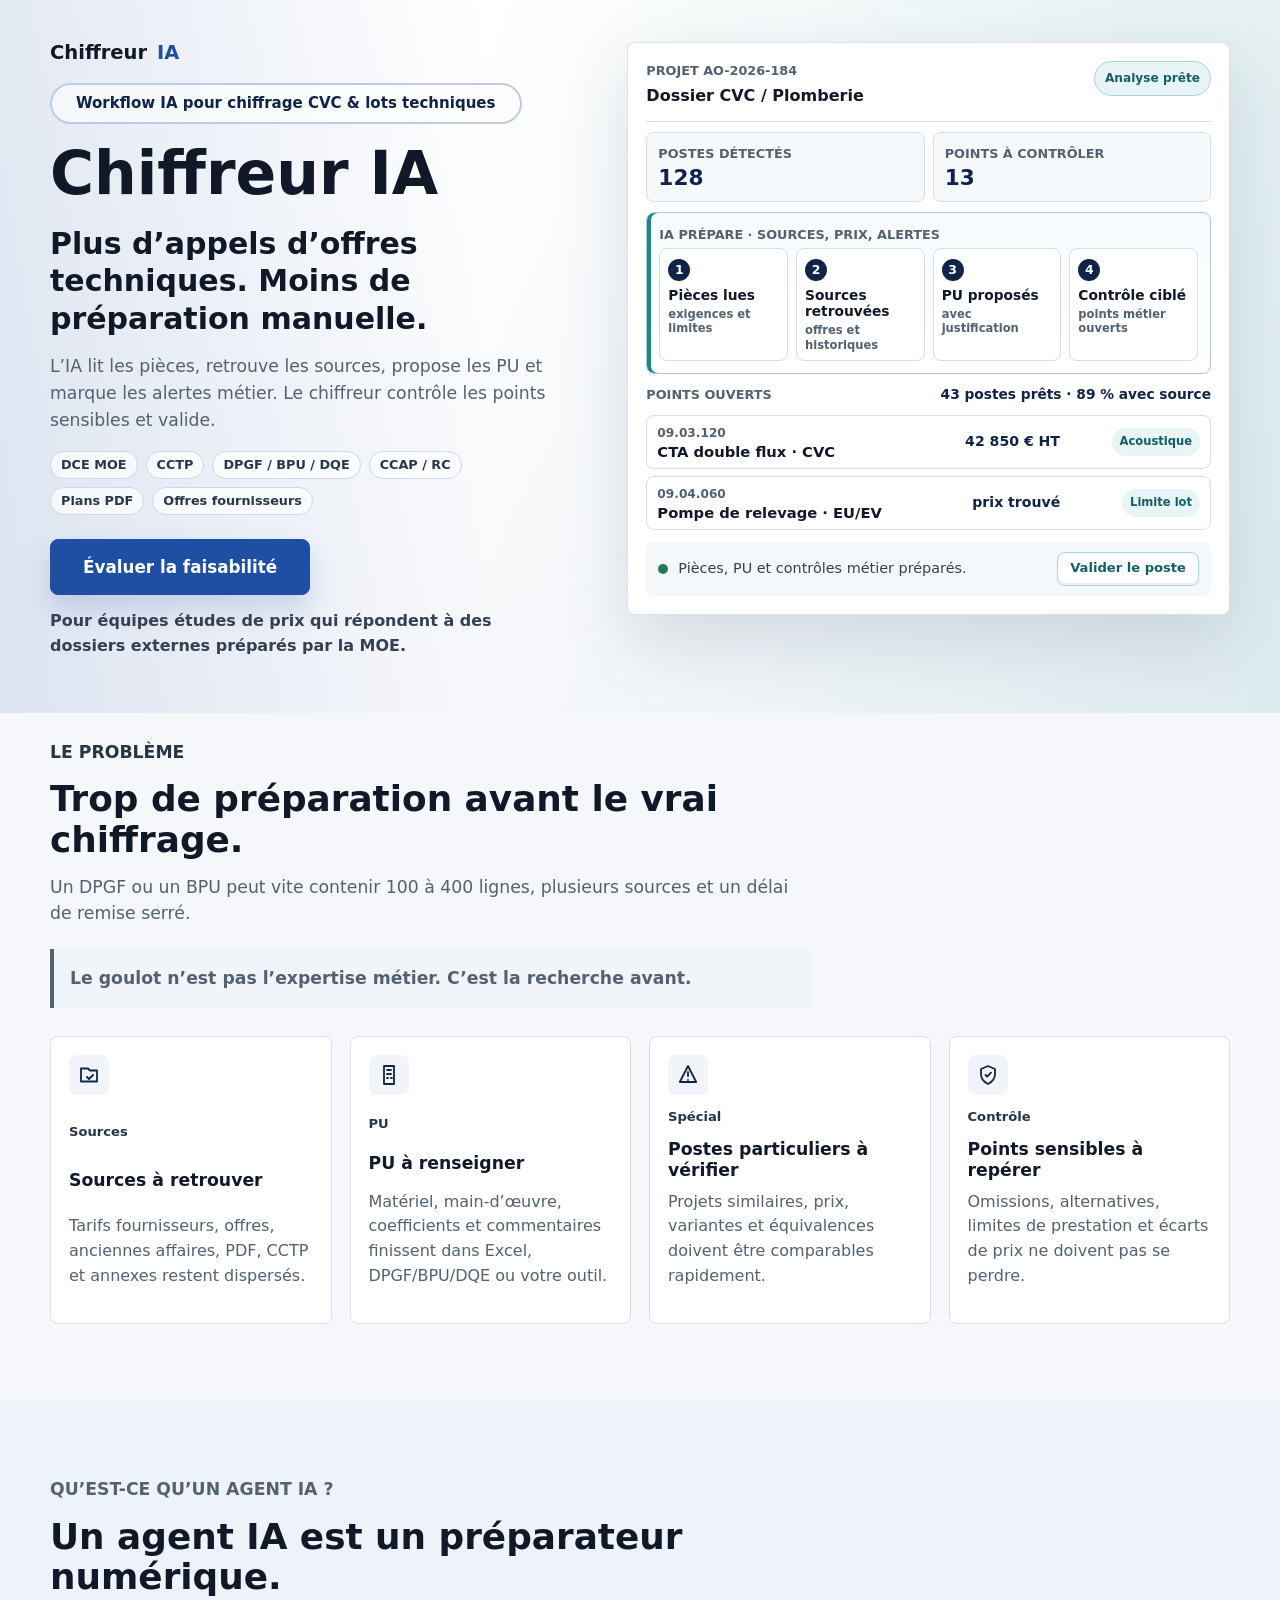
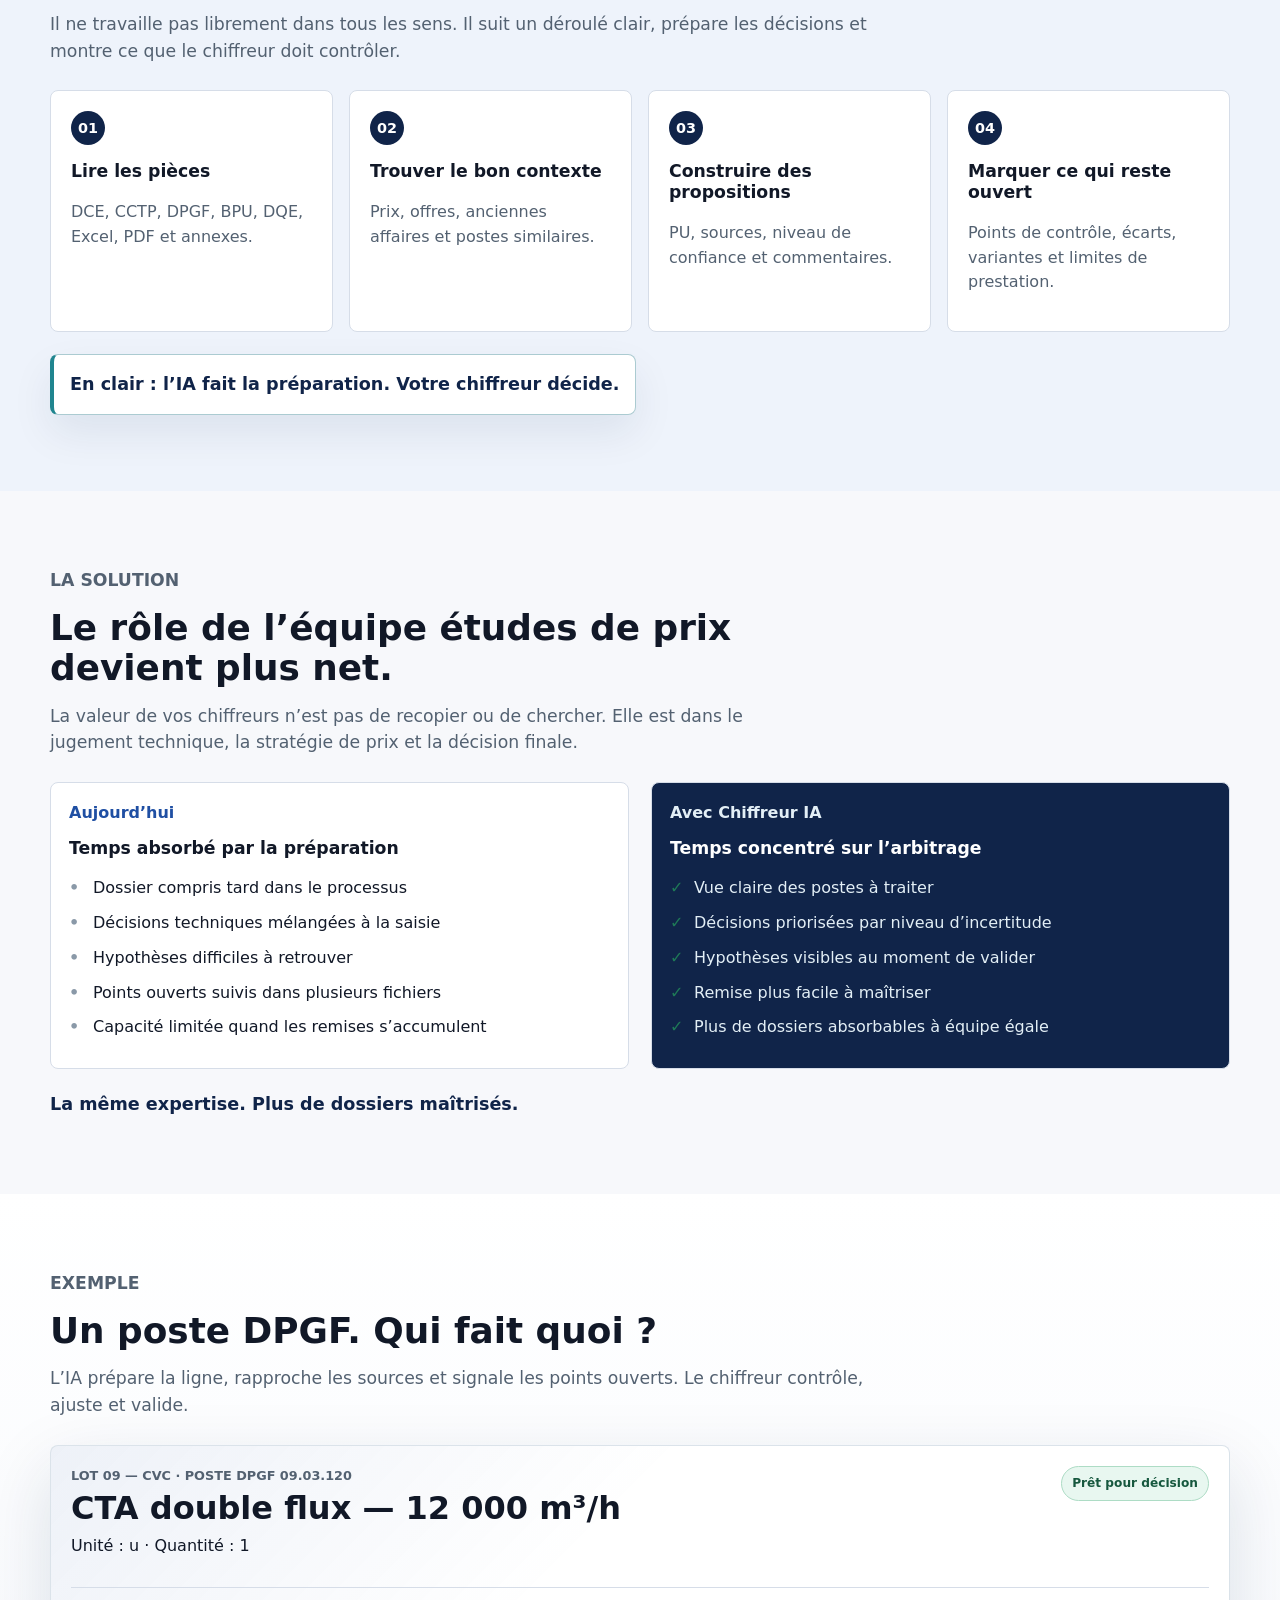
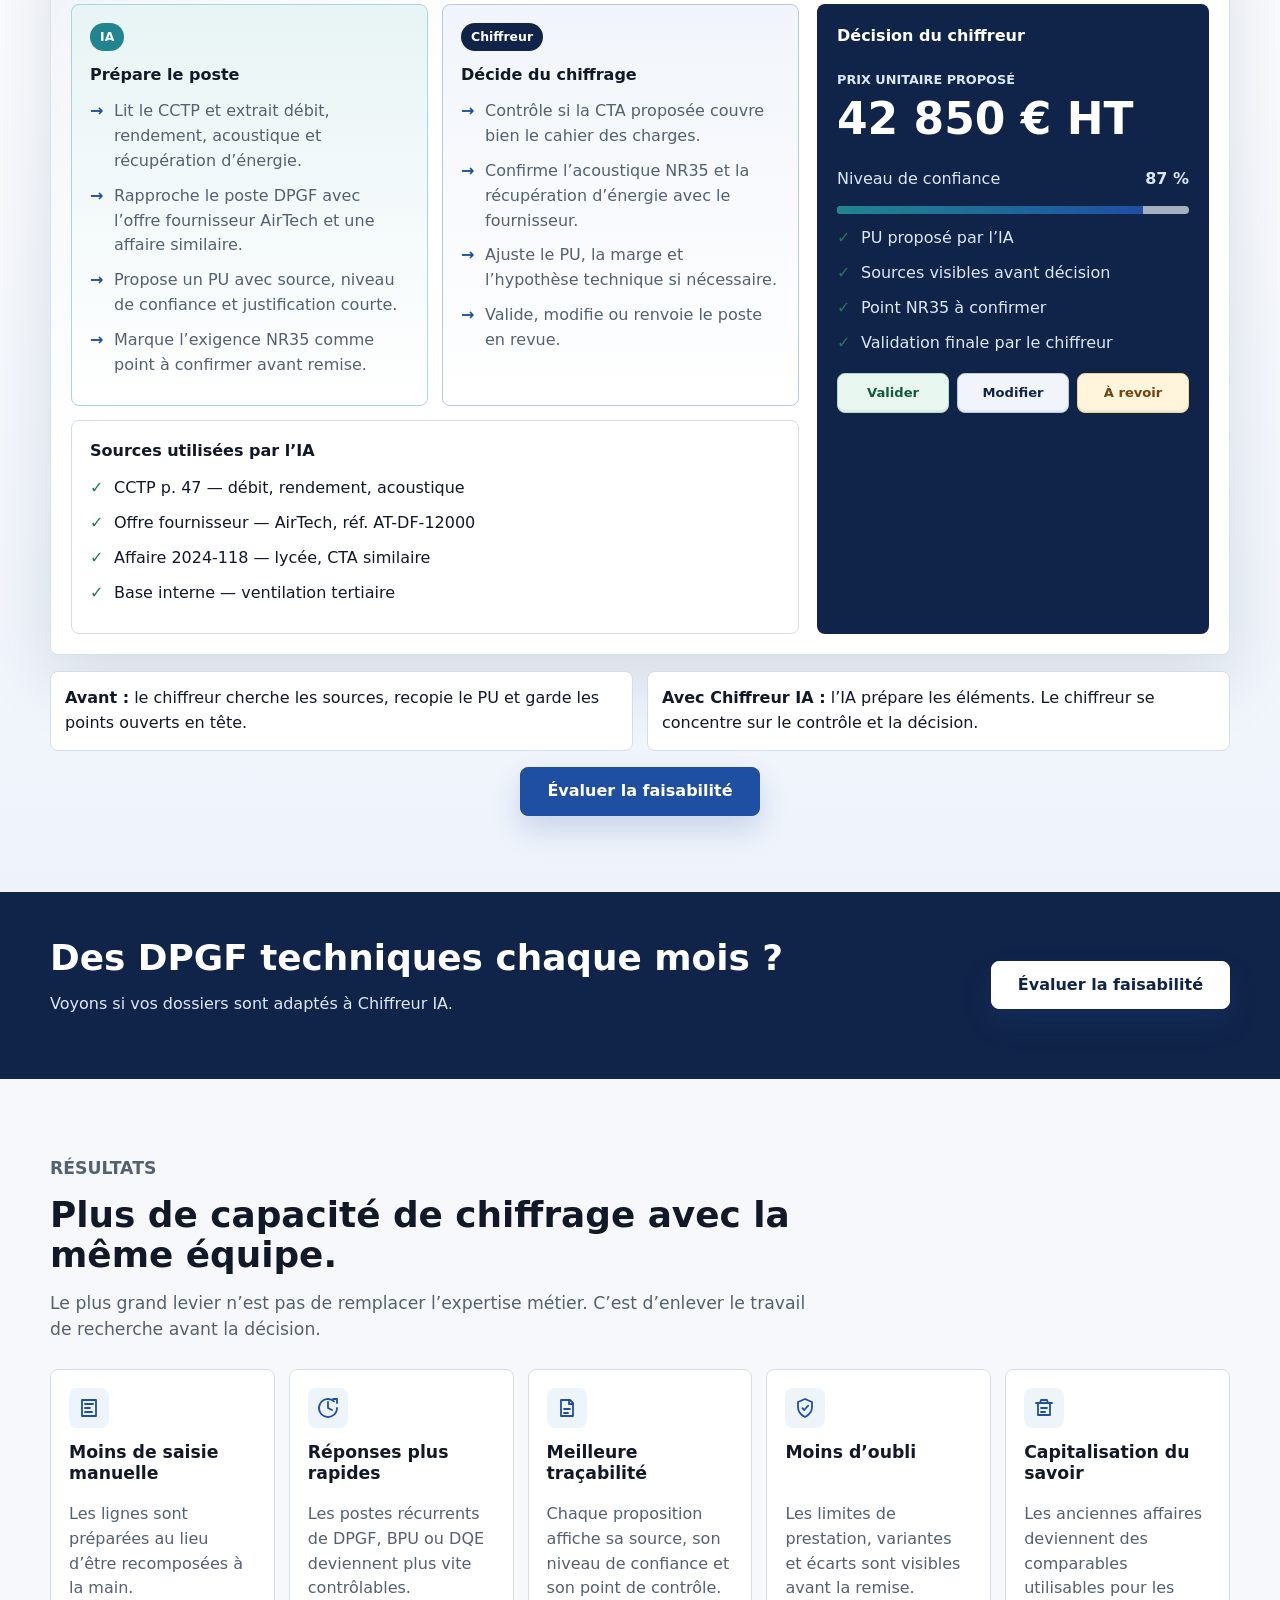
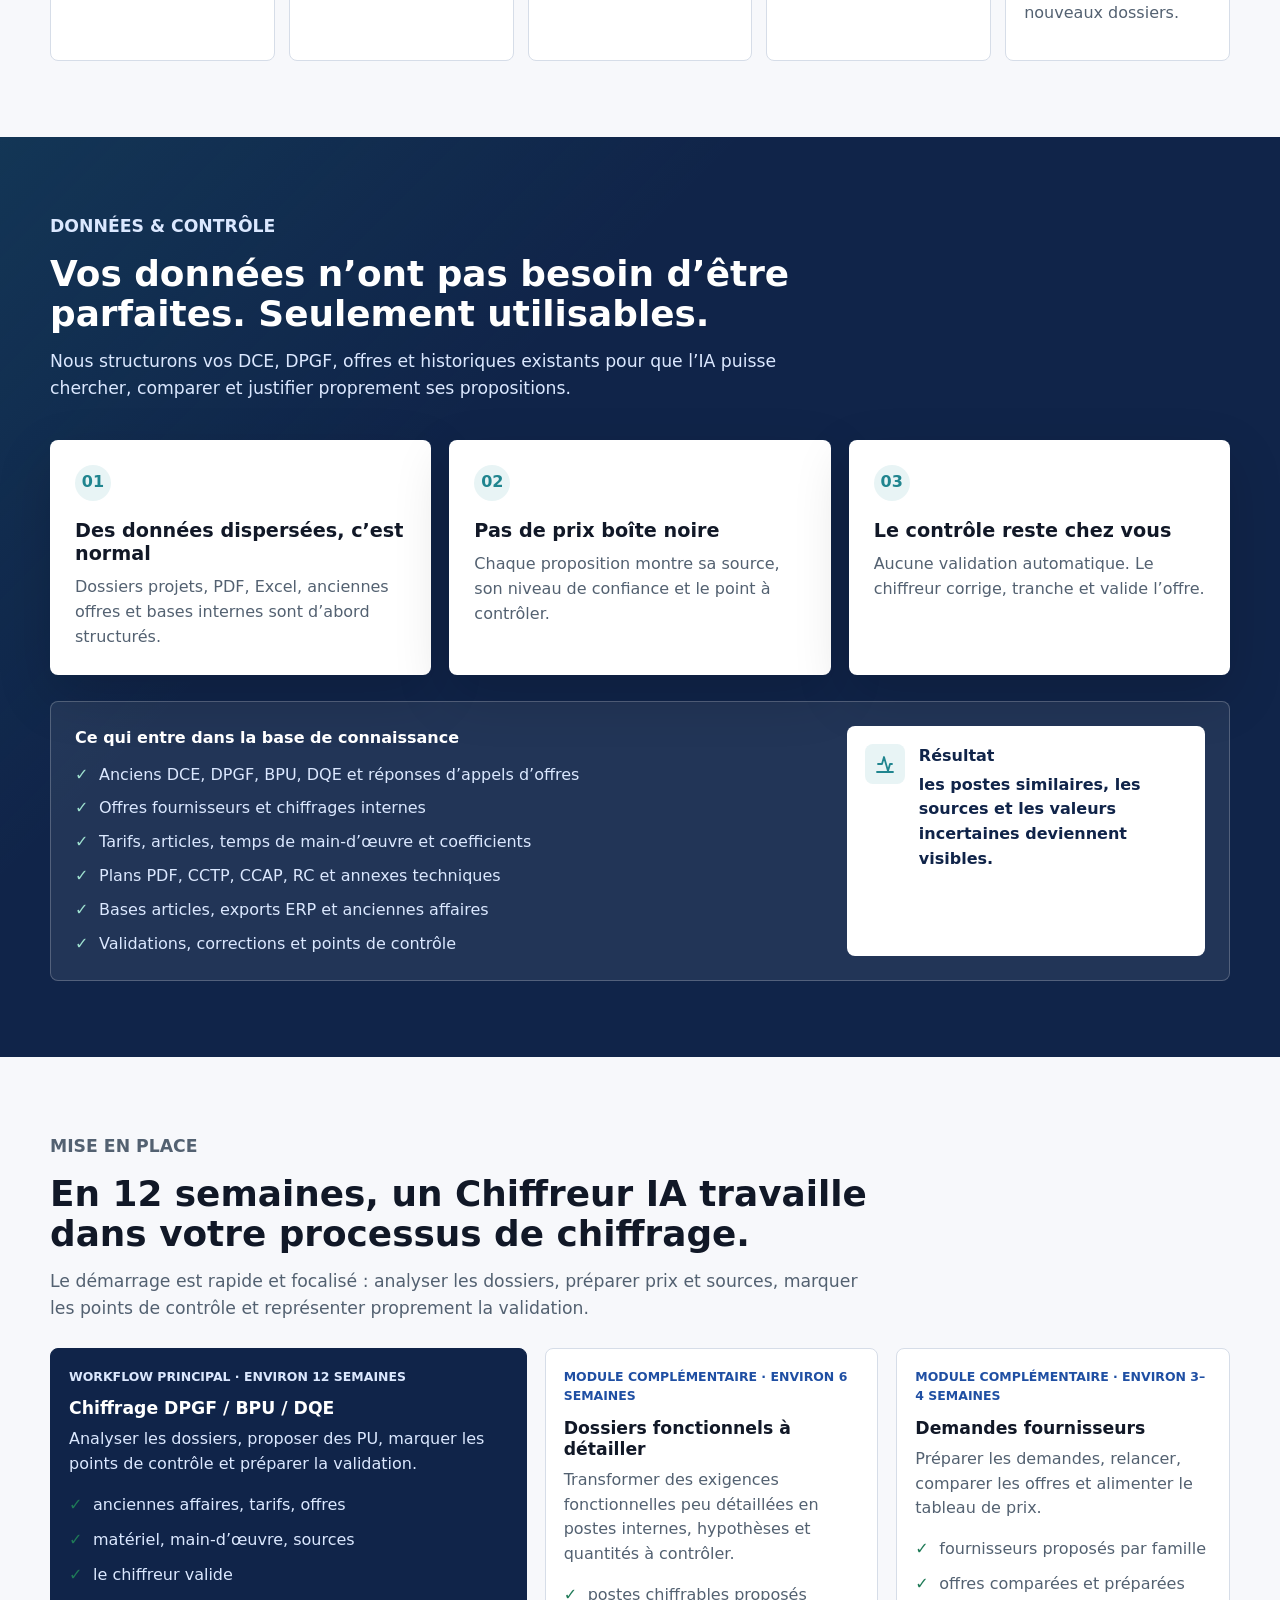
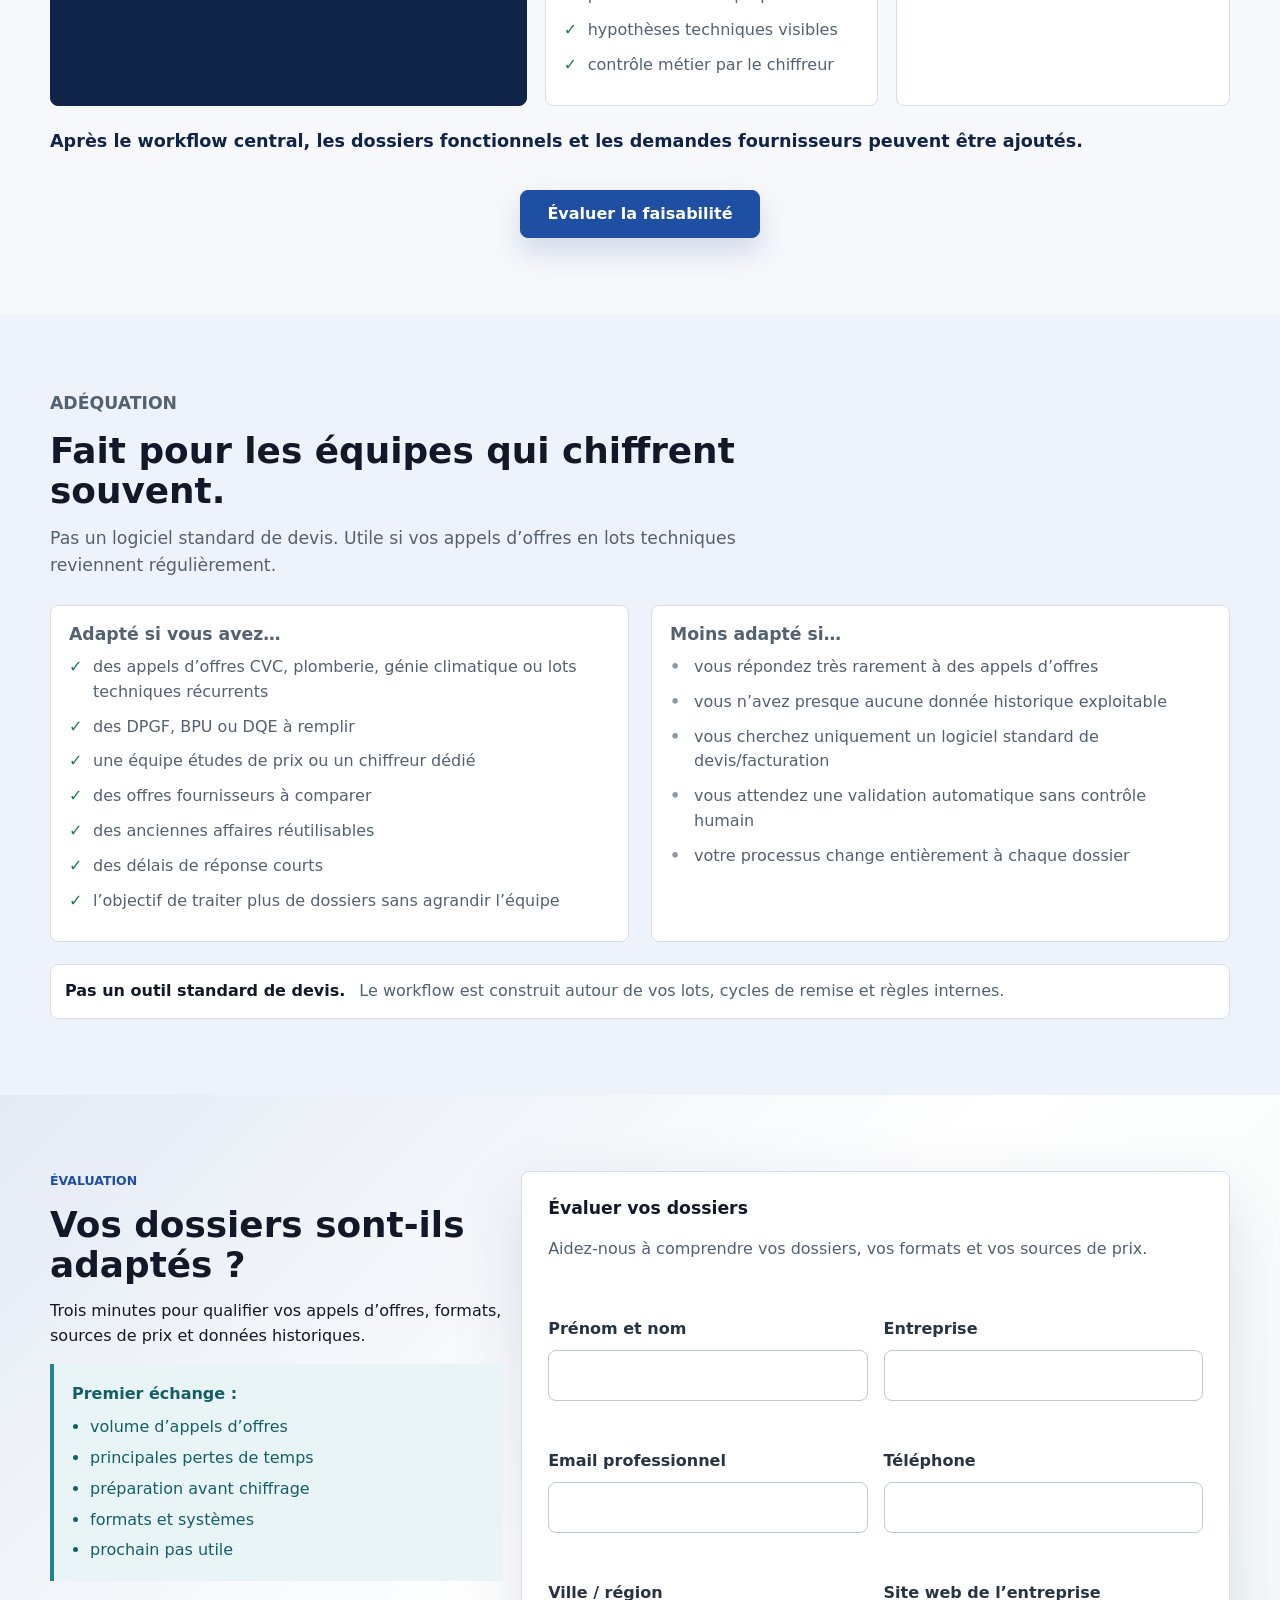
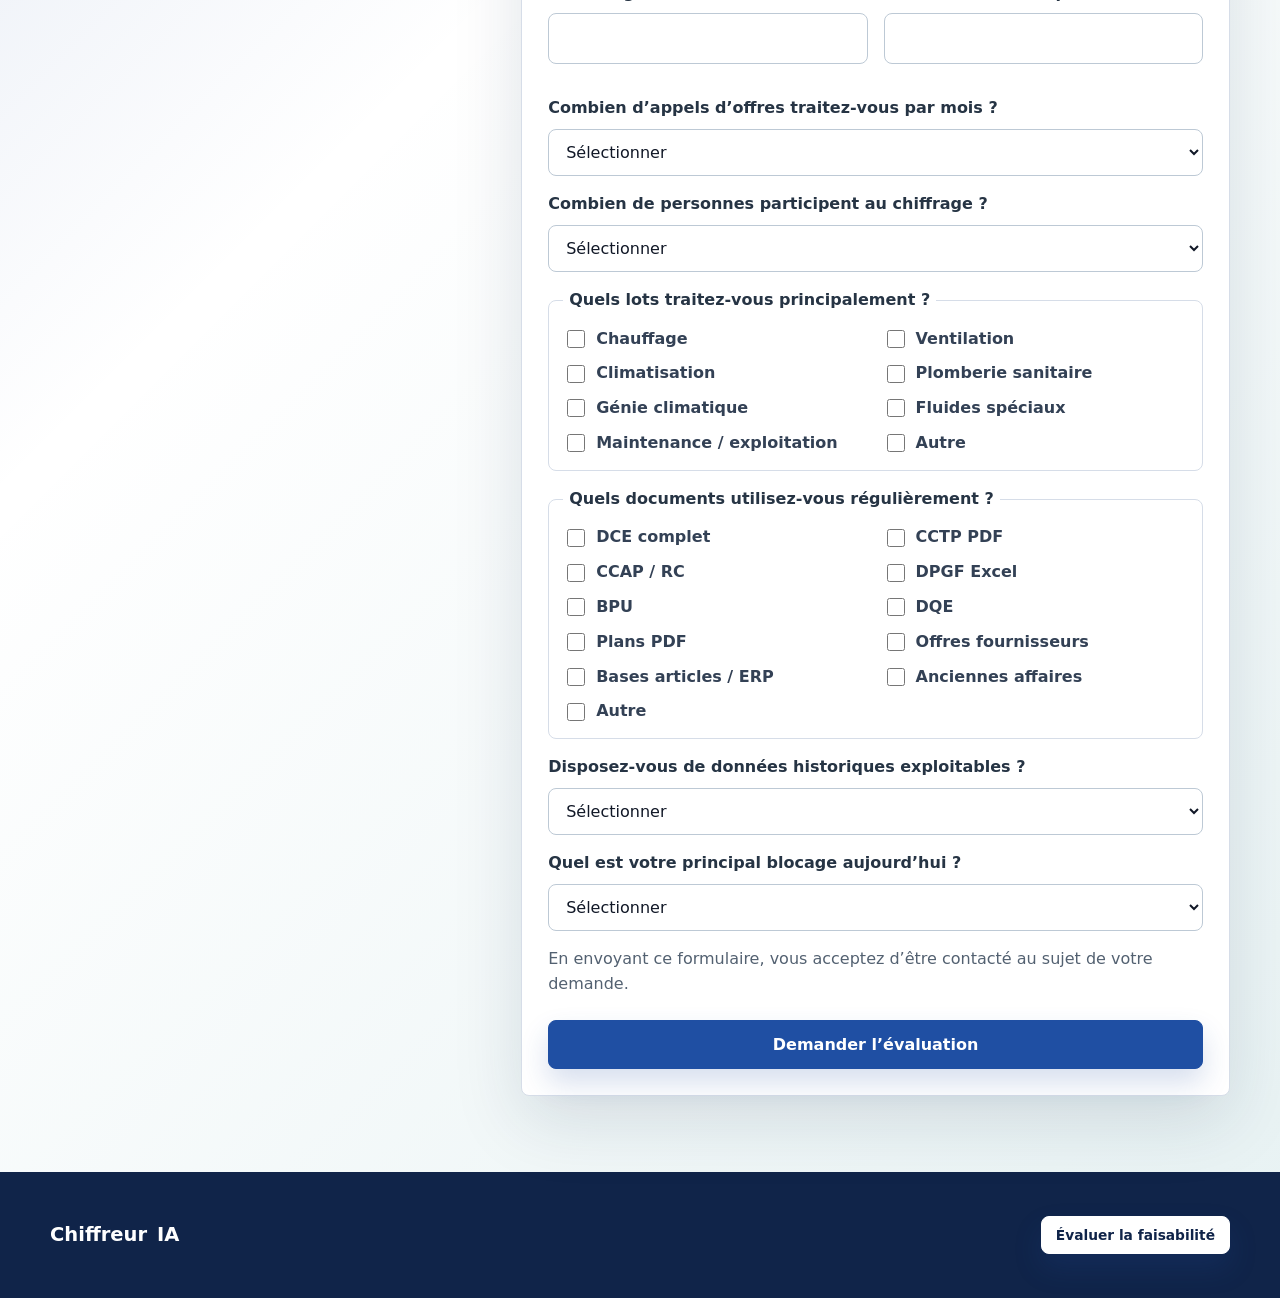
<file: index.html>
<!doctype html>
<html lang="fr">
  <head>
    <meta charset="utf-8" />
    <meta name="viewport" content="width=device-width, initial-scale=1" />
    <title>Chiffreur IA | Assistant IA pour chiffrage CVC, plomberie & lots techniques</title>
    <meta
      name="description"
      content="Répondez à plus d’appels d’offres techniques sans plus de préparation manuelle. Chiffreur IA lit les pièces, retrouve les sources, propose les PU et marque les points à contrôler."
    />
    <meta property="og:type" content="website" />
    <meta property="og:locale" content="fr_FR" />
    <meta property="og:site_name" content="Chiffreur IA" />
    <meta property="og:url" content="https://chiffrage-ia.fr/" />
    <meta property="og:title" content="Chiffreur IA" />
    <meta
      property="og:description"
      content="Chiffrez plus d’appels d’offres. Moins de préparation manuelle."
    />
    <meta property="og:image" content="https://chiffrage-ia.fr/og-image.png" />
    <meta property="og:image:secure_url" content="https://chiffrage-ia.fr/og-image.png" />
    <meta property="og:image:type" content="image/png" />
    <meta property="og:image:width" content="1200" />
    <meta property="og:image:height" content="630" />
    <meta property="og:image:alt" content="Chiffreur IA - Chiffrez plus d’appels d’offres. Moins de préparation manuelle." />
    <meta name="twitter:card" content="summary_large_image" />
    <meta name="twitter:title" content="Chiffreur IA" />
    <meta
      name="twitter:description"
      content="Chiffrez plus d’appels d’offres. Moins de préparation manuelle."
    />
    <meta name="twitter:image" content="https://chiffrage-ia.fr/og-image.png" />
    <meta name="twitter:image:alt" content="Chiffreur IA - Chiffrez plus d’appels d’offres. Moins de préparation manuelle." />
    <link rel="canonical" href="https://chiffrage-ia.fr/" />
    <link rel="icon" href="./favicon.svg" type="image/svg+xml" />
    <link rel="stylesheet" href="./styles.css" />
  </head>
  <body>
    <a class="skip-link" href="#contenu">Aller au contenu</a>

    <main id="contenu">
      <section class="hero section" id="top">
        <div class="container hero-grid">
          <div class="hero-copy">
            <a class="brand hero-brand" href="#top" aria-label="Chiffreur IA" data-event="fr_top_logo_click">
              <strong>Chiffreur <span class="brand-ai">IA</span></strong>
            </a>
            <p class="eyebrow hero-pill">Workflow IA pour chiffrage CVC & lots techniques</p>
            <h1 class="hero-brand-title">Chiffreur IA</h1>
            <p class="hero-statement">Plus d’appels d’offres techniques. Moins de préparation manuelle.</p>
            <p class="hero-lead">
              L’IA lit les pièces, retrouve les sources, propose les PU et marque les alertes métier.
              Le chiffreur contrôle les points sensibles et valide.
            </p>
            <div class="hero-scope" aria-label="Formats et abréviations traités">
              <span>DCE MOE</span>
              <span>CCTP</span>
              <span>DPGF / BPU / DQE</span>
              <span>CCAP / RC</span>
              <span>Plans PDF</span>
              <span>Offres fournisseurs</span>
            </div>
            <div class="hero-actions">
              <a class="button" href="#evaluation" data-event="fr_hero_primary_cta">Évaluer la faisabilité</a>
            </div>
            <p class="trust-line">
              Pour équipes études de prix qui répondent à des dossiers externes préparés par la MOE.
            </p>
          </div>

          <div class="dashboard-card hero-dashboard" aria-label="Tableau de bord fictif de préparation de dossier">
            <div class="dashboard-top">
              <div>
                <span class="mini-label">Projet AO-2026-184</span>
                <strong>Dossier CVC / Plomberie</strong>
              </div>
              <span class="status-pill">Analyse prête</span>
            </div>
            <div class="hero-kpi-row" aria-label="Synthèse du dossier">
              <div>
                <span class="mini-label">Postes détectés</span>
                <strong class="pulse-number">128</strong>
              </div>
              <div>
                <span class="mini-label">Points à contrôler</span>
                <strong class="pulse-number delay">13</strong>
              </div>
            </div>

            <div class="hero-workflow" aria-label="Tâches préparées par l’IA">
              <span class="mini-label">IA prépare · sources, prix, alertes</span>
              <div class="task-grid">
                <article>
                  <span>1</span>
                  <strong>Pièces lues</strong>
                  <small>exigences et limites</small>
                </article>
                <article>
                  <span>2</span>
                  <strong>Sources retrouvées</strong>
                  <small>offres et historiques</small>
                </article>
                <article>
                  <span>3</span>
                  <strong>PU proposés</strong>
                  <small>avec justification</small>
                </article>
                <article>
                  <span>4</span>
                  <strong>Contrôle ciblé</strong>
                  <small>points métier ouverts</small>
                </article>
              </div>
            </div>

            <div class="open-points" aria-label="Points ouverts fictifs">
              <div class="open-points-heading">
                <span class="mini-label">Points ouverts</span>
                <strong>43 postes prêts · 89 % avec source</strong>
              </div>
              <article>
                <div>
                  <span>09.03.120</span>
                  <strong>CTA double flux · CVC</strong>
                </div>
                <b class="pulse-number">42 850 € HT</b>
                <em>Acoustique</em>
              </article>
              <article>
                <div>
                  <span>09.04.060</span>
                  <strong>Pompe de relevage · EU/EV</strong>
                </div>
                <b>prix trouvé</b>
                <em>Limite lot</em>
              </article>
            </div>

            <div class="status-bar">
              <span class="dot"></span>
              <span>Pièces, PU et contrôles métier préparés.</span>
              <strong class="product-action">Valider le poste</strong>
            </div>
          </div>
        </div>
      </section>

      <section class="section problem-section" id="probleme">
        <div class="container problem-layout">
          <div class="section-heading narrow">
            <p class="eyebrow">Le problème</p>
            <h2>Trop de préparation avant le vrai chiffrage.</h2>
            <p>
              Un DPGF ou un BPU peut vite contenir 100 à 400 lignes, plusieurs sources et un délai de remise serré.
            </p>
            <p class="problem-proof">
              Le goulot n’est pas l’expertise métier. C’est la recherche avant.
            </p>
          </div>
          <div class="problem-grid">
            <article class="info-card problem-card">
              <svg class="card-icon" aria-hidden="true" viewBox="0 0 24 24">
                <path d="M4 5.5h7l2 2H20v11H4z" />
                <path d="m10 14 2 2 4-4" />
              </svg>
              <span class="card-kicker">Sources</span>
              <h3>Sources à retrouver</h3>
              <p>Tarifs fournisseurs, offres, anciennes affaires, PDF, CCTP et annexes restent dispersés.</p>
            </article>
            <article class="info-card problem-card">
              <svg class="card-icon" aria-hidden="true" viewBox="0 0 24 24">
                <path d="M7 3h10v18H7z" />
                <path d="M10 7h4M10 11h4M10 15h1M14 15h1" />
              </svg>
              <span class="card-kicker">PU</span>
              <h3>PU à renseigner</h3>
              <p>Matériel, main-d’œuvre, coefficients et commentaires finissent dans Excel, DPGF/BPU/DQE ou votre outil.</p>
            </article>
            <article class="info-card problem-card">
              <svg class="card-icon" aria-hidden="true" viewBox="0 0 24 24">
                <path d="M12 3 3.8 19h16.4z" />
                <path d="M12 9v4M12 17h.01" />
              </svg>
              <span class="card-kicker">Spécial</span>
              <h3>Postes particuliers à vérifier</h3>
              <p>Projets similaires, prix, variantes et équivalences doivent être comparables rapidement.</p>
            </article>
            <article class="info-card problem-card">
              <svg class="card-icon" aria-hidden="true" viewBox="0 0 24 24">
                <path d="M12 3 5 6v5c0 4.5 2.8 8 7 10 4.2-2 7-5.5 7-10V6z" />
                <path d="m9.5 12 1.7 1.7 3.8-4" />
              </svg>
              <span class="card-kicker">Contrôle</span>
              <h3>Points sensibles à repérer</h3>
              <p>Omissions, alternatives, limites de prestation et écarts de prix ne doivent pas se perdre.</p>
            </article>
          </div>
        </div>
      </section>

      <section class="section tinted" id="solution">
        <div class="container">
          <div class="section-heading">
            <p class="eyebrow">Qu’est-ce qu’un agent IA ?</p>
            <h2>Un agent IA est un préparateur numérique.</h2>
            <p>
              Il ne travaille pas librement dans tous les sens. Il suit un déroulé clair, prépare les décisions et
              montre ce que le chiffreur doit contrôler.
            </p>
          </div>
          <div class="workflow">
            <article><span>01</span><h3>Lire les pièces</h3><p>DCE, CCTP, DPGF, BPU, DQE, Excel, PDF et annexes.</p></article>
            <article><span>02</span><h3>Trouver le bon contexte</h3><p>Prix, offres, anciennes affaires et postes similaires.</p></article>
            <article><span>03</span><h3>Construire des propositions</h3><p>PU, sources, niveau de confiance et commentaires.</p></article>
            <article><span>04</span><h3>Marquer ce qui reste ouvert</h3><p>Points de contrôle, écarts, variantes et limites de prestation.</p></article>
          </div>
          <p class="closing-line solution-closing">En clair : l’IA fait la préparation. Votre chiffreur décide.</p>
        </div>
      </section>

      <section class="section">
        <div class="container">
          <div class="section-heading narrow">
            <p class="eyebrow">La solution</p>
            <h2>Le rôle de l’équipe études de prix devient plus net.</h2>
            <p>
              La valeur de vos chiffreurs n’est pas de recopier ou de chercher. Elle est dans le jugement technique,
              la stratégie de prix et la décision finale.
            </p>
          </div>
          <div class="before-after">
            <article class="compare-card muted">
              <span class="compare-label">Aujourd’hui</span>
              <h3>Temps absorbé par la préparation</h3>
              <ul class="check-list quiet">
                <li>Dossier compris tard dans le processus</li>
                <li>Décisions techniques mélangées à la saisie</li>
                <li>Hypothèses difficiles à retrouver</li>
                <li>Points ouverts suivis dans plusieurs fichiers</li>
                <li>Capacité limitée quand les remises s’accumulent</li>
              </ul>
            </article>
            <article class="compare-card active">
              <span class="compare-label">Avec Chiffreur IA</span>
              <h3>Temps concentré sur l’arbitrage</h3>
              <ul class="check-list">
                <li>Vue claire des postes à traiter</li>
                <li>Décisions priorisées par niveau d’incertitude</li>
                <li>Hypothèses visibles au moment de valider</li>
                <li>Remise plus facile à maîtriser</li>
                <li>Plus de dossiers absorbables à équipe égale</li>
              </ul>
            </article>
          </div>
          <p class="closing-line">La même expertise. Plus de dossiers maîtrisés.</p>
        </div>
      </section>

      <section class="section example-section" id="exemple">
        <div class="container">
          <div class="section-heading">
            <p class="eyebrow">Exemple</p>
            <h2>Un poste DPGF. Qui fait quoi ?</h2>
            <p>
              L’IA prépare la ligne, rapproche les sources et signale les points ouverts. Le chiffreur contrôle,
              ajuste et valide.
            </p>
          </div>

          <div class="position-mockup">
            <div class="position-header">
              <div>
                <span class="mini-label">Lot 09 — CVC · Poste DPGF 09.03.120</span>
                <h3>CTA double flux — 12 000 m³/h</h3>
                <p>Unité : u · Quantité : 1</p>
              </div>
              <span class="status-pill success">Prêt pour décision</span>
            </div>

            <div class="position-grid">
              <div class="position-main">
                <div class="role-flow" aria-label="Répartition des tâches entre l’IA et le chiffreur">
                  <article class="role-card role-card-ai">
                    <span class="role-badge">IA</span>
                    <h4>Prépare le poste</h4>
                    <ul class="activity-list">
                      <li>Lit le CCTP et extrait débit, rendement, acoustique et récupération d’énergie.</li>
                      <li>Rapproche le poste DPGF avec l’offre fournisseur AirTech et une affaire similaire.</li>
                      <li>Propose un PU avec source, niveau de confiance et justification courte.</li>
                      <li>Marque l’exigence NR35 comme point à confirmer avant remise.</li>
                    </ul>
                  </article>

                  <article class="role-card role-card-user">
                    <span class="role-badge">Chiffreur</span>
                    <h4>Décide du chiffrage</h4>
                    <ul class="activity-list">
                      <li>Contrôle si la CTA proposée couvre bien le cahier des charges.</li>
                      <li>Confirme l’acoustique NR35 et la récupération d’énergie avec le fournisseur.</li>
                      <li>Ajuste le PU, la marge et l’hypothèse technique si nécessaire.</li>
                      <li>Valide, modifie ou renvoie le poste en revue.</li>
                    </ul>
                  </article>
                </div>

                <article class="mock-panel source-panel">
                  <h4>Sources utilisées par l’IA</h4>
                  <ul class="source-list">
                    <li>CCTP p. 47 — débit, rendement, acoustique</li>
                    <li>Offre fournisseur — AirTech, réf. AT-DF-12000</li>
                    <li>Affaire 2024-118 — lycée, CTA similaire</li>
                    <li>Base interne — ventilation tertiaire</li>
                  </ul>
                </article>
              </div>

              <aside class="decision-panel" aria-label="Décision de chiffrage fictive">
                <h4>Décision du chiffreur</h4>
                <span class="mini-label">Prix unitaire proposé</span>
                <strong class="price">42 850 € HT</strong>
                <div class="confidence">
                  <span>Niveau de confiance</span>
                  <strong>87 %</strong>
                </div>
                <div class="progress-track"><span style="width: 87%"></span></div>
                <ul class="prepare-list">
                  <li>PU proposé par l’IA</li>
                  <li>Sources visibles avant décision</li>
                  <li>Point NR35 à confirmer</li>
                  <li>Validation finale par le chiffreur</li>
                </ul>
                <div class="decision-buttons" aria-label="Décision chiffreur">
                  <span>Valider</span>
                  <span>Modifier</span>
                  <span>À revoir</span>
                </div>
              </aside>
            </div>
          </div>

          <div class="comparison-strip">
            <p><strong>Avant :</strong> le chiffreur cherche les sources, recopie le PU et garde les points ouverts en tête.</p>
            <p><strong>Avec Chiffreur IA :</strong> l’IA prépare les éléments. Le chiffreur se concentre sur le contrôle et la décision.</p>
          </div>
          <a class="button centered" href="#evaluation" data-event="fr_example_cta">Évaluer la faisabilité</a>
        </div>
      </section>

      <section class="mid-cta">
        <div class="container mid-cta-inner">
          <div>
            <h2>Des DPGF techniques chaque mois ?</h2>
            <p>Voyons si vos dossiers sont adaptés à Chiffreur IA.</p>
          </div>
          <a class="button button-light" href="#evaluation" data-event="fr_mid_cta">Évaluer la faisabilité</a>
        </div>
      </section>

      <section class="section" id="resultats">
        <div class="container">
          <div class="section-heading narrow">
            <p class="eyebrow">Résultats</p>
            <h2>Plus de capacité de chiffrage avec la même équipe.</h2>
            <p>
              Le plus grand levier n’est pas de remplacer l’expertise métier. C’est d’enlever le travail de recherche
              avant la décision.
            </p>
          </div>
          <div class="card-grid results-grid">
            <article class="info-card result-card">
              <svg class="card-icon" aria-hidden="true" viewBox="0 0 24 24">
                <path d="M5 4h14v16H5z" />
                <path d="M8 8h8M8 12h5M8 16h7" />
              </svg>
              <h3>Moins de saisie manuelle</h3>
              <p>Les lignes sont préparées au lieu d’être recomposées à la main.</p>
            </article>
            <article class="info-card result-card">
              <svg class="card-icon" aria-hidden="true" viewBox="0 0 24 24">
                <path d="M12 6v6l4 2" />
                <path d="M21 12a9 9 0 1 1-3-6.7" />
                <path d="M17 3h4v4" />
              </svg>
              <h3>Réponses plus rapides</h3>
              <p>Les postes récurrents de DPGF, BPU ou DQE deviennent plus vite contrôlables.</p>
            </article>
            <article class="info-card result-card">
              <svg class="card-icon" aria-hidden="true" viewBox="0 0 24 24">
                <path d="M6 4h9l3 3v13H6z" />
                <path d="M14 4v4h4M9 13h6M9 17h4" />
              </svg>
              <h3>Meilleure traçabilité</h3>
              <p>Chaque proposition affiche sa source, son niveau de confiance et son point de contrôle.</p>
            </article>
            <article class="info-card result-card">
              <svg class="card-icon" aria-hidden="true" viewBox="0 0 24 24">
                <path d="M12 3 5 6v5c0 4.5 2.8 8 7 10 4.2-2 7-5.5 7-10V6z" />
                <path d="m9.4 12.2 1.8 1.8 4-4.3" />
              </svg>
              <h3>Moins d’oubli</h3>
              <p>Les limites de prestation, variantes et écarts sont visibles avant la remise.</p>
            </article>
            <article class="info-card result-card">
              <svg class="card-icon" aria-hidden="true" viewBox="0 0 24 24">
                <path d="M4 7h16M6 7v12h12V7M9 4h6l1 3H8z" />
                <path d="M9 12h6M9 16h4" />
              </svg>
              <h3>Capitalisation du savoir</h3>
              <p>Les anciennes affaires deviennent des comparables utilisables pour les nouveaux dossiers.</p>
            </article>
          </div>
        </div>
      </section>

      <section class="section dark-section data-control-section" id="donnees">
        <div class="container">
          <div class="data-control-heading">
            <p class="eyebrow">Données & contrôle</p>
            <h2>Vos données n’ont pas besoin d’être parfaites. Seulement utilisables.</h2>
            <p>
              Nous structurons vos DCE, DPGF, offres et historiques existants pour que l’IA puisse chercher, comparer
              et justifier proprement ses propositions.
            </p>
          </div>

          <div class="control-steps" aria-label="Fonctionnement des données et du contrôle">
            <article>
              <span>01</span>
              <h3>Des données dispersées, c’est normal</h3>
              <p>Dossiers projets, PDF, Excel, anciennes offres et bases internes sont d’abord structurés.</p>
            </article>
            <article>
              <span>02</span>
              <h3>Pas de prix boîte noire</h3>
              <p>Chaque proposition montre sa source, son niveau de confiance et le point à contrôler.</p>
            </article>
            <article>
              <span>03</span>
              <h3>Le contrôle reste chez vous</h3>
              <p>Aucune validation automatique. Le chiffreur corrige, tranche et valide l’offre.</p>
            </article>
          </div>

          <div class="knowledge-panel">
            <div>
              <strong>Ce qui entre dans la base de connaissance</strong>
              <ul class="knowledge-list">
                <li>Anciens DCE, DPGF, BPU, DQE et réponses d’appels d’offres</li>
                <li>Offres fournisseurs et chiffrages internes</li>
                <li>Tarifs, articles, temps de main-d’œuvre et coefficients</li>
                <li>Plans PDF, CCTP, CCAP, RC et annexes techniques</li>
                <li>Bases articles, exports ERP et anciennes affaires</li>
                <li>Validations, corrections et points de contrôle</li>
              </ul>
            </div>
            <p class="knowledge-result">
              <svg class="card-icon" aria-hidden="true" viewBox="0 0 24 24">
                <path d="M5 12h4l2-7 4 14 2-7h2" />
                <path d="M4 20h16" />
              </svg>
              <span><strong>Résultat</strong> les postes similaires, les sources et les valeurs incertaines deviennent visibles.</span>
            </p>
          </div>
        </div>
      </section>

      <section class="section" id="mise-en-place">
        <div class="container">
          <div class="section-heading">
            <p class="eyebrow">Mise en place</p>
            <h2>En 12 semaines, un Chiffreur IA travaille dans votre processus de chiffrage.</h2>
            <p>
              Le démarrage est rapide et focalisé : analyser les dossiers, préparer prix et sources, marquer les points
              de contrôle et représenter proprement la validation.
            </p>
          </div>
          <div class="implementation-grid">
            <article class="info-card feature-card primary-feature">
              <span class="module-label">Workflow principal · environ 12 semaines</span>
              <h3>Chiffrage DPGF / BPU / DQE</h3>
              <p>Analyser les dossiers, proposer des PU, marquer les points de contrôle et préparer la validation.</p>
              <ul><li>anciennes affaires, tarifs, offres</li><li>matériel, main-d’œuvre, sources</li><li>le chiffreur valide</li></ul>
            </article>
            <article class="info-card feature-card">
              <span class="module-label">Module complémentaire · environ 6 semaines</span>
              <h3>Dossiers fonctionnels à détailler</h3>
              <p>Transformer des exigences fonctionnelles peu détaillées en postes internes, hypothèses et quantités à contrôler.</p>
              <ul><li>postes chiffrables proposés</li><li>hypothèses techniques visibles</li><li>contrôle métier par le chiffreur</li></ul>
            </article>
            <article class="info-card feature-card">
              <span class="module-label">Module complémentaire · environ 3–4 semaines</span>
              <h3>Demandes fournisseurs</h3>
              <p>Préparer les demandes, relancer, comparer les offres et alimenter le tableau de prix.</p>
              <ul><li>fournisseurs proposés par famille</li><li>offres comparées et préparées</li></ul>
            </article>
          </div>
          <p class="closing-line">Après le workflow central, les dossiers fonctionnels et les demandes fournisseurs peuvent être ajoutés.</p>
          <a class="button centered" href="#evaluation" data-event="fr_implementation_cta">Évaluer la faisabilité</a>
        </div>
      </section>

      <section class="section tinted">
        <div class="container">
          <div class="section-heading narrow">
            <p class="eyebrow">Adéquation</p>
            <h2>Fait pour les équipes qui chiffrent souvent.</h2>
            <p>
              Pas un logiciel standard de devis. Utile si vos appels d’offres en lots techniques reviennent régulièrement.
            </p>
          </div>
          <div class="fit-grid">
            <article class="fit-card"><h3>Adapté si vous avez…</h3><ul class="check-list"><li>des appels d’offres CVC, plomberie, génie climatique ou lots techniques récurrents</li><li>des DPGF, BPU ou DQE à remplir</li><li>une équipe études de prix ou un chiffreur dédié</li><li>des offres fournisseurs à comparer</li><li>des anciennes affaires réutilisables</li><li>des délais de réponse courts</li><li>l’objectif de traiter plus de dossiers sans agrandir l’équipe</li></ul></article>
            <article class="fit-card"><h3>Moins adapté si…</h3><ul class="check-list quiet"><li>vous répondez très rarement à des appels d’offres</li><li>vous n’avez presque aucune donnée historique exploitable</li><li>vous cherchez uniquement un logiciel standard de devis/facturation</li><li>vous attendez une validation automatique sans contrôle humain</li><li>votre processus change entièrement à chaque dossier</li></ul></article>
          </div>
          <div class="fit-closing">
            <strong>Pas un outil standard de devis.</strong>
            <span>Le workflow est construit autour de vos lots, cycles de remise et règles internes.</span>
          </div>
        </div>
      </section>

      <section class="section evaluation-section" id="evaluation">
        <div class="container evaluation-grid">
          <div class="evaluation-copy">
            <p class="eyebrow">Évaluation</p>
            <h2>Vos dossiers sont-ils adaptés ?</h2>
            <p>
              Trois minutes pour qualifier vos appels d’offres, formats, sources de prix et données historiques.
            </p>
            <div class="microcopy">
              <strong>Premier échange :</strong>
              <ul>
                <li>volume d’appels d’offres</li>
                <li>principales pertes de temps</li>
                <li>préparation avant chiffrage</li>
                <li>formats et systèmes</li>
                <li>prochain pas utile</li>
              </ul>
            </div>
          </div>

          <form class="lead-form" novalidate>
            <div class="form-heading">
              <h3>Évaluer vos dossiers</h3>
              <p>Aidez-nous à comprendre vos dossiers, vos formats et vos sources de prix.</p>
            </div>
            <div class="form-status" role="status" aria-live="polite"></div>

            <div class="form-grid">
              <label>Prénom et nom <input type="text" name="name" autocomplete="name" required /></label>
              <label>Entreprise <input type="text" name="company" autocomplete="organization" required /></label>
              <label>Email professionnel <input type="email" name="email" autocomplete="email" required /></label>
              <label>Téléphone <input type="tel" name="phone" autocomplete="tel" /></label>
              <label>Ville / région <input type="text" name="region" autocomplete="address-level2" /></label>
              <label>Site web de l’entreprise <input type="url" name="website" autocomplete="url" /></label>
            </div>

            <label>Combien d’appels d’offres traitez-vous par mois ?
              <select name="volume" required>
                <option value="">Sélectionner</option>
                <option>1–2</option>
                <option>3–5</option>
                <option>6–10</option>
                <option>Plus de 10</option>
                <option>Variable selon les périodes</option>
              </select>
            </label>

            <label>Combien de personnes participent au chiffrage ?
              <select name="team" required>
                <option value="">Sélectionner</option>
                <option>1</option>
                <option>2</option>
                <option>3–5</option>
                <option>Plus de 5</option>
              </select>
            </label>

            <fieldset>
              <legend>Quels lots traitez-vous principalement ?</legend>
              <div class="checkbox-grid">
                <label><input type="checkbox" name="lots" value="Chauffage" /> Chauffage</label>
                <label><input type="checkbox" name="lots" value="Ventilation" /> Ventilation</label>
                <label><input type="checkbox" name="lots" value="Climatisation" /> Climatisation</label>
                <label><input type="checkbox" name="lots" value="Plomberie sanitaire" /> Plomberie sanitaire</label>
                <label><input type="checkbox" name="lots" value="Génie climatique" /> Génie climatique</label>
                <label><input type="checkbox" name="lots" value="Fluides spéciaux" /> Fluides spéciaux</label>
                <label><input type="checkbox" name="lots" value="Maintenance / exploitation" /> Maintenance / exploitation</label>
                <label><input type="checkbox" name="lots" value="Autre" /> Autre</label>
              </div>
            </fieldset>

            <fieldset>
              <legend>Quels documents utilisez-vous régulièrement ?</legend>
              <div class="checkbox-grid">
                <label><input type="checkbox" name="documents" value="DCE complet" /> DCE complet</label>
                <label><input type="checkbox" name="documents" value="CCTP PDF" /> CCTP PDF</label>
                <label><input type="checkbox" name="documents" value="CCAP / RC" /> CCAP / RC</label>
                <label><input type="checkbox" name="documents" value="DPGF Excel" /> DPGF Excel</label>
                <label><input type="checkbox" name="documents" value="BPU" /> BPU</label>
                <label><input type="checkbox" name="documents" value="DQE" /> DQE</label>
                <label><input type="checkbox" name="documents" value="Plans PDF" /> Plans PDF</label>
                <label><input type="checkbox" name="documents" value="Offres fournisseurs" /> Offres fournisseurs</label>
                <label><input type="checkbox" name="documents" value="Bases articles / ERP" /> Bases articles / ERP</label>
                <label><input type="checkbox" name="documents" value="Anciennes affaires" /> Anciennes affaires</label>
                <label><input type="checkbox" name="documents" value="Autre" /> Autre</label>
              </div>
            </fieldset>

            <label>Disposez-vous de données historiques exploitables ?
              <select name="history">
                <option value="">Sélectionner</option>
                <option>Oui, bien structurées</option>
                <option>Oui, mais dispersées</option>
                <option>Partiellement</option>
                <option>Très peu</option>
                <option>Je ne sais pas</option>
              </select>
            </label>

            <label>Quel est votre principal blocage aujourd’hui ?
              <select name="blocker">
                <option value="">Sélectionner</option>
                <option>Trop de temps à retrouver les prix</option>
                <option>DPGF / BPU longs à remplir</option>
                <option>Offres fournisseurs dispersées</option>
                <option>Peu de temps avant remise</option>
                <option>Hypothèses difficiles à suivre</option>
                <option>Variantes et équivalences à comparer</option>
              </select>
            </label>

            <p class="consent">En envoyant ce formulaire, vous acceptez d’être contacté au sujet de votre demande.</p>
            <button class="button form-submit" type="submit" data-event="fr_form_submit">Demander l’évaluation</button>
          </form>
        </div>
      </section>
    </main>

    <footer class="site-footer">
      <div class="container footer-inner">
        <div class="footer-brand">
          <a class="brand brand-reversed" href="#top" aria-label="Chiffreur IA, revenir en haut" data-event="fr_logo_click">
            <strong>Chiffreur <span class="brand-ai">IA</span></strong>
          </a>
          <a class="button button-light button-small" href="#evaluation" data-event="fr_footer_cta">Évaluer la faisabilité</a>
        </div>
      </div>
    </footer>

    <script src="./app.js" defer></script>
  </body>
</html>
</file>
<file: styles.css>
:root {
  color-scheme: light;
  --ink: #111827;
  --muted: #536171;
  --line: #d6dde8;
  --paper: #f7f8fb;
  --surface: #ffffff;
  --tint: #eef3fb;
  --blue: #1f4fa3;
  --blue-dark: #102449;
  --accent: #20858f;
  --accent-soft: #e8f4f5;
  --teal: #20858f;
  --green: #1f7a57;
  --issue: #536171;
  --issue-dark: #263444;
  --issue-soft: #f1f4f8;
  --issue-line: #d8e0ea;
  --amber: #b7791f;
  --amber-dark: #74420f;
  --amber-soft: #fff4dc;
  --amber-line: #ecd18f;
  --shadow: 0 24px 70px rgba(16, 36, 73, 0.13);
  --radius: 8px;
  --max: 1180px;
  --gutter: clamp(28px, 5vw, 56px);
}

* {
  box-sizing: border-box;
}

html {
  scroll-behavior: smooth;
}

body {
  margin: 0;
  background: var(--paper);
  color: var(--ink);
  font-family: Inter, ui-sans-serif, system-ui, -apple-system, BlinkMacSystemFont, "Segoe UI", sans-serif;
  font-size: clamp(0.96rem, 0.22vw + 0.91rem, 1rem);
  line-height: 1.55;
}

img,
svg {
  max-width: 100%;
}

h1,
h2,
h3,
h4,
p,
li,
span,
strong,
a,
button,
label {
  overflow-wrap: anywhere;
}

a {
  color: inherit;
}

button,
input,
select {
  font: inherit;
}

button,
a {
  -webkit-tap-highlight-color: transparent;
}

:focus-visible {
  outline: 3px solid rgba(31, 79, 163, 0.38);
  outline-offset: 3px;
}

.skip-link {
  left: 1rem;
  position: fixed;
  top: -4rem;
  z-index: 100;
  background: var(--ink);
  color: #fff;
  padding: 0.75rem 1rem;
}

.skip-link:focus {
  top: 1rem;
}

.container {
  width: min(var(--max), calc(100% - var(--gutter)));
  margin-inline: auto;
}

.section {
  padding: clamp(50px, 7vw, 76px) 0;
}

.tinted {
  background: var(--tint);
}

.brand {
  display: inline-flex;
  align-items: center;
  text-decoration: none;
  color: var(--ink);
  font-weight: 900;
  letter-spacing: 0;
}

.brand strong {
  display: block;
  font-size: clamp(1.08rem, 0.45vw + 1rem, 1.22rem);
  line-height: 1;
}

.brand-ai {
  color: var(--blue);
  margin-left: 0.16em;
}

.brand-reversed {
  color: #fff;
}

.brand-reversed .brand-ai {
  color: #ffffff;
}

.button {
  display: inline-flex;
  align-items: center;
  justify-content: center;
  min-height: clamp(46px, 3.8vw, 52px);
  padding: 0 clamp(18px, 2.6vw, 26px);
  border: 1px solid var(--blue);
  border-radius: var(--radius);
  background: var(--blue);
  color: #fff;
  font-weight: 750;
  line-height: 1.1;
  text-align: center;
  text-decoration: none;
  box-shadow: 0 14px 28px rgba(31, 79, 163, 0.18);
  cursor: pointer;
}

.button:hover {
  background: #173f82;
}

.button-secondary {
  background: transparent;
  color: var(--blue-dark);
  border-color: #a9c4d7;
  box-shadow: none;
}

.button-secondary:hover {
  background: #eaf0fb;
}

.button-light {
  background: #fff;
  color: var(--blue-dark);
  border-color: #fff;
}

.button-small {
  min-height: 38px;
  padding: 0 14px;
  font-size: 0.86rem;
}

.hero {
  padding-top: clamp(30px, 4.2vw, 42px);
  padding-bottom: clamp(28px, 4vw, 38px);
  background:
    linear-gradient(90deg, rgba(31, 79, 163, 0.12), transparent 38%, rgba(32, 133, 143, 0.12)),
    linear-gradient(180deg, #fff 0%, var(--paper) 100%);
}

.hero-grid {
  display: grid;
  grid-template-columns: minmax(0, 0.92fr) minmax(min(100%, 440px), 1.08fr);
  gap: clamp(32px, 5vw, 64px);
  align-items: start;
}

.hero-brand {
  margin-bottom: clamp(15px, 2vw, 20px);
}

.eyebrow {
  color: var(--blue);
  font-weight: 800;
  margin: 0 0 14px;
  text-transform: uppercase;
  font-size: 0.78rem;
  letter-spacing: 0;
}

.hero-pill {
  display: inline-flex;
  align-items: center;
  width: fit-content;
  max-width: 100%;
  border: 2px solid #bdcbe4;
  border-radius: 999px;
  background: rgba(255, 255, 255, 0.62);
  color: var(--blue-dark);
  padding: clamp(8px, 1.2vw, 10px) clamp(14px, 2.4vw, 24px);
  text-transform: none;
  font-size: clamp(0.84rem, 0.32vw + 0.8rem, 0.94rem);
  line-height: 1.15;
  font-weight: 850;
  margin-bottom: clamp(14px, 2vw, 18px);
}

h1,
h2,
h3,
h4,
p {
  margin-top: 0;
}

h1 {
  font-size: clamp(2.35rem, 4.6vw, 3.55rem);
  line-height: 1.02;
  max-width: 790px;
  margin-bottom: 18px;
  letter-spacing: 0;
}

.hero-brand-title {
  font-size: clamp(2.25rem, 5.2vw, 3.75rem);
  line-height: 1.05;
  max-width: 620px;
  margin-bottom: clamp(14px, 2vw, 20px);
  letter-spacing: 0;
}

.hero-statement {
  color: var(--ink);
  font-size: clamp(1.5rem, 2.55vw, 1.875rem);
  font-weight: 650;
  line-height: 1.25;
  max-width: 560px;
  margin-bottom: 16px;
  letter-spacing: 0;
}

h2 {
  font-size: clamp(1.65rem, 2.8vw, 2.25rem);
  line-height: 1.12;
  margin-bottom: 14px;
  letter-spacing: 0;
}

h3 {
  font-size: clamp(1.08rem, 0.7vw, 1.2rem);
  line-height: 1.22;
}

.hero-lead,
.section-heading p {
  color: var(--muted);
  font-size: clamp(1rem, 0.55vw + 0.92rem, 1.08rem);
}

.hero-lead {
  max-width: 620px;
}

.hero-scope {
  display: flex;
  flex-wrap: wrap;
  gap: 8px;
  max-width: 640px;
  margin-top: 16px;
}

.hero-scope span {
  border: 1px solid #cdd8e8;
  background: rgba(255, 255, 255, 0.72);
  color: #28384c;
}

.hero-scope span {
  border-radius: 999px;
  padding: 6px 10px;
  font-size: 0.8rem;
  font-weight: 780;
  line-height: 1.1;
}

.hero-actions {
  display: flex;
  flex-wrap: wrap;
  gap: 18px;
  margin: clamp(18px, 2.2vw, 24px) 0 14px;
}

.hero-actions .button {
  min-height: clamp(50px, 4.4vw, 56px);
  padding: 0 clamp(24px, 3vw, 32px);
  font-size: clamp(1rem, 0.4vw + 0.94rem, 1.05rem);
  font-weight: 850;
}

.trust-line {
  color: #334155;
  font-weight: 650;
}

.source-grid span {
  border: 1px solid var(--line);
  background: rgba(255, 255, 255, 0.78);
  border-radius: 999px;
  padding: 7px 11px;
  color: #334155;
  font-size: 0.86rem;
  font-weight: 680;
}

.dashboard-card,
.position-mockup {
  background: var(--surface);
  border: 1px solid rgba(216, 224, 232, 0.9);
  border-radius: var(--radius);
  box-shadow: var(--shadow);
}

.hero-dashboard {
  min-width: 0;
  padding: clamp(14px, 2vw, 18px);
}

.dashboard-top,
.position-header {
  display: flex;
  justify-content: space-between;
  gap: 18px;
  align-items: flex-start;
  padding-bottom: 12px;
  border-bottom: 1px solid var(--line);
}

.mini-label {
  color: var(--muted);
  display: block;
  font-size: 0.8rem;
  font-weight: 750;
  margin-bottom: 3px;
  text-transform: uppercase;
}

.status-pill {
  display: inline-flex;
  align-items: center;
  border-radius: 999px;
  border: 1px solid #a9d6dc;
  background: var(--accent-soft);
  color: #145f66;
  padding: 7px 10px;
  font-size: 0.76rem;
  font-weight: 800;
  white-space: nowrap;
}

.status-pill.success {
  background: #e8f7f0;
  border-color: #addcc5;
  color: #16583e;
}

.dashboard-columns,
.position-grid,
.evaluation-grid {
  display: grid;
  grid-template-columns: repeat(2, minmax(0, 1fr));
  gap: clamp(14px, 2.4vw, 18px);
}

.hero-kpi-row {
  display: grid;
  grid-template-columns: repeat(2, minmax(0, 1fr));
  gap: 8px;
  margin: 10px 0;
}

.hero-kpi-row div {
  border: 1px solid var(--line);
  border-radius: var(--radius);
  background: #f6f9fb;
  padding: clamp(9px, 1.2vw, 11px);
}

.hero-kpi-row strong {
  display: block;
  color: var(--blue-dark);
  font-size: clamp(1.15rem, 1.8vw, 1.35rem);
  line-height: 1.1;
}

.pulse-number {
  animation: number-pulse 3.4s ease-in-out infinite;
}

.pulse-number.delay {
  animation-delay: 0.75s;
}

.hero-workflow {
  border: 1px solid #abcbd1;
  border-radius: var(--radius);
  background: linear-gradient(180deg, #f7fbfd 0%, #fff 100%);
  padding: clamp(10px, 1.4vw, 12px);
  box-shadow: inset 4px 0 0 var(--teal);
}

.task-grid {
  display: grid;
  grid-template-columns: repeat(4, minmax(0, 1fr));
  gap: 8px;
}

.task-grid article {
  min-width: 0;
  border: 1px solid var(--line);
  border-radius: var(--radius);
  background: #fff;
  padding: 8px;
}

.task-grid span {
  display: inline-flex;
  align-items: center;
  justify-content: center;
  width: 22px;
  height: 22px;
  border-radius: 999px;
  background: var(--blue-dark);
  color: #fff;
  font-size: 0.78rem;
  font-weight: 900;
  margin-bottom: 6px;
}

.task-grid strong,
.task-grid small {
  display: block;
}

.task-grid strong {
  color: var(--ink);
  font-size: 0.86rem;
  line-height: 1.18;
  margin-bottom: 4px;
}

.task-grid small {
  color: var(--muted);
  font-size: 0.72rem;
  line-height: 1.25;
  font-weight: 700;
}

.open-points {
  margin-top: 10px;
  display: grid;
  gap: 7px;
}

.open-points-heading {
  display: flex;
  justify-content: space-between;
  gap: 14px;
  align-items: baseline;
}

.open-points-heading strong {
  color: var(--blue-dark);
  font-size: 0.86rem;
}

.open-points article {
  display: grid;
  grid-template-columns: minmax(0, 1.2fr) minmax(92px, 0.55fr) auto;
  gap: 10px;
  align-items: center;
  border: 1px solid var(--line);
  border-radius: var(--radius);
  background: #fff;
  padding: 8px 10px;
}

.open-points article span,
.open-points article strong,
.open-points article b,
.open-points article em {
  display: block;
}

.open-points article span {
  color: var(--muted);
  font-size: 0.76rem;
  font-weight: 850;
}

.open-points article strong {
  color: var(--ink);
  font-size: 0.92rem;
  line-height: 1.16;
}

.open-points article b {
  color: var(--blue-dark);
  font-size: 0.88rem;
}

.open-points article em {
  justify-self: end;
  border-radius: 999px;
  background: var(--accent-soft);
  color: #145f66;
  padding: 5px 8px;
  font-size: 0.72rem;
  font-style: normal;
  font-weight: 850;
  white-space: nowrap;
}

.panel,
.mock-panel,
.info-card,
.compare-card,
.fit-card,
.trust-grid article {
  background: #fff;
  border: 1px solid var(--line);
  border-radius: var(--radius);
  min-width: 0;
  padding: clamp(16px, 2vw, 18px);
}

.panel h2,
.panel h3,
.mock-panel h4 {
  font-size: 1rem;
  margin-bottom: 14px;
}

.dark-panel {
  background: var(--blue-dark);
  color: #fff;
  border-color: var(--blue-dark);
}

.dark-panel .data-list,
.dark-panel span {
  color: #dbe8ff;
}

.data-list {
  margin: 0;
  color: var(--muted);
}

.data-list div,
.progress-row,
.confidence {
  display: flex;
  justify-content: space-between;
  gap: 16px;
  padding: 8px 0;
}

.data-list dt,
.data-list dd {
  margin: 0;
}

.data-list dd {
  font-weight: 800;
  color: var(--ink);
}

.dark-panel dd {
  color: #fff;
}

.progress-track {
  height: 8px;
  background: rgba(216, 224, 232, 0.75);
  overflow: hidden;
  border-radius: 999px;
  margin: 6px 0 12px;
}

.progress-track span {
  display: block;
  height: 100%;
  background: linear-gradient(90deg, var(--accent), var(--blue));
}

.status-bar {
  display: flex;
  align-items: center;
  gap: 10px;
  background: #f5f8fa;
  margin-top: 12px;
  padding: 10px 12px;
  border-radius: var(--radius);
  color: #334155;
  font-size: 0.9rem;
}

.dot {
  width: 10px;
  height: 10px;
  border-radius: 50%;
  background: var(--green);
}

.status-bar strong {
  margin-left: auto;
}

.product-action {
  display: inline-flex;
  align-items: center;
  justify-content: center;
  min-height: 34px;
  padding: 0 12px;
  border: 1px solid #a9d6dc;
  border-radius: var(--radius);
  background: #fff;
  color: #145f66;
  box-shadow: inset 0 -2px 0 rgba(20, 95, 102, 0.08);
  font-size: 0.82rem;
  font-weight: 900;
  white-space: nowrap;
}

.section-heading {
  max-width: 820px;
  margin-bottom: 26px;
}

.section-heading.narrow {
  max-width: 760px;
}

.problem-section {
  background: #f5f7fa;
  padding-top: clamp(18px, 3vw, 26px);
}

.problem-section .eyebrow {
  color: var(--issue-dark);
}

.problem-layout {
  display: block;
}

.problem-layout .section-heading {
  margin-bottom: 28px;
}

.problem-proof {
  margin: 22px 0 0;
  padding: clamp(14px, 1.8vw, 16px);
  border-left: 4px solid var(--issue);
  background: var(--issue-soft);
  color: var(--issue-dark);
  font-weight: 740;
}

.card-grid {
  display: grid;
  gap: clamp(12px, 1.6vw, 14px);
}

.card-grid.four {
  grid-template-columns: repeat(auto-fit, minmax(min(100%, 220px), 1fr));
}

.card-grid.three {
  grid-template-columns: repeat(auto-fit, minmax(min(100%, 280px), 1fr));
}

.info-card h3,
.fit-card h3,
.trust-grid h3 {
  margin-bottom: 8px;
}

.info-card p,
.fit-card,
.trust-grid p,
.mock-panel p {
  color: var(--muted);
}

.problem-grid {
  display: grid;
  grid-template-columns: repeat(4, minmax(0, 1fr));
  gap: clamp(14px, 2vw, 18px);
}

.problem-card {
  min-height: clamp(172px, 14vw, 204px);
  display: flex;
  flex-direction: column;
  justify-content: space-between;
  border-color: var(--issue-line);
  background: #fff;
}

.card-icon {
  width: 40px;
  height: 40px;
  flex: 0 0 40px;
  padding: 8px;
  border-radius: var(--radius);
  background: #edf5fb;
  color: var(--blue);
  stroke: currentColor;
  stroke-width: 1.8;
  stroke-linecap: round;
  stroke-linejoin: round;
  fill: none;
}

.problem-card .card-icon {
  background: var(--issue-soft);
  color: var(--blue-dark);
}

.problem-card .card-kicker {
  width: fit-content;
  color: var(--issue-dark);
  font-size: 0.82rem;
  font-weight: 900;
  margin-top: 12px;
}

.problem-card h3 {
  margin: 12px 0 8px;
}

.closing-line {
  margin: 22px 0 0;
  color: var(--blue-dark);
  font-size: clamp(1rem, 0.6vw + 0.92rem, 1.1rem);
  font-weight: 800;
}

.solution-closing {
  width: fit-content;
  max-width: 100%;
  padding: clamp(14px, 1.8vw, 16px);
  border: 1px solid #abcbd1;
  border-left: 4px solid var(--accent);
  border-radius: var(--radius);
  background: #ffffff;
  box-shadow: 0 18px 42px rgba(16, 36, 73, 0.08);
}

.workflow {
  display: grid;
  grid-template-columns: repeat(4, minmax(0, 1fr));
  gap: clamp(12px, 1.8vw, 16px);
}

.workflow article {
  position: relative;
  background: #fff;
  border: 1px solid var(--line);
  border-radius: var(--radius);
  padding: clamp(17px, 2vw, 20px);
}

.workflow span {
  display: inline-flex;
  align-items: center;
  justify-content: center;
  width: 34px;
  height: 34px;
  border-radius: 999px;
  background: var(--blue-dark);
  color: #fff;
  font-weight: 900;
  font-size: 0.9rem;
  margin-bottom: 16px;
}

.workflow p,
.workflow small {
  color: var(--muted);
}

.workflow small {
  display: block;
  margin-top: 10px;
  font-weight: 750;
}

.before-after,
.fit-grid {
  display: grid;
  grid-template-columns: repeat(2, minmax(0, 1fr));
  gap: clamp(16px, 2.6vw, 22px);
}

.compare-card.active {
  background: var(--blue-dark);
  color: #fff;
}

.compare-card.active .check-list li,
.compare-card.active .compare-label {
  color: #e3eff6;
}

.compare-label {
  display: inline-block;
  color: var(--blue);
  font-weight: 800;
  margin-bottom: 12px;
}

.check-list,
.source-list,
.prepare-list,
.feature-card ul {
  list-style: none;
  padding: 0;
  margin: 0;
}

.check-list li,
.source-list li,
.prepare-list li,
.feature-card li {
  position: relative;
  padding-left: 24px;
  margin: 10px 0;
}

.check-list li::before,
.source-list li::before,
.prepare-list li::before,
.feature-card li::before {
  content: "✓";
  position: absolute;
  left: 0;
  color: var(--green);
  font-weight: 900;
}

.quiet li::before {
  content: "•";
  color: #8a99a8;
}

.example-section {
  background: linear-gradient(180deg, #fff 0%, var(--tint) 100%);
}

.position-mockup {
  padding: clamp(16px, 2.4vw, 20px);
  background:
    linear-gradient(135deg, rgba(31, 79, 163, 0.08), transparent 32%),
    #fff;
}

.position-header h3 {
  font-size: clamp(1.45rem, 2.8vw, 2rem);
  margin-bottom: 6px;
}

.position-grid {
  grid-template-columns: minmax(0, 1.3fr) minmax(260px, 0.7fr);
  margin-top: 16px;
}

.position-main {
  display: grid;
  gap: 14px;
}

.role-flow {
  display: grid;
  grid-template-columns: repeat(2, minmax(0, 1fr));
  gap: clamp(12px, 1.8vw, 14px);
}

.role-card {
  min-width: 0;
  border: 1px solid var(--line);
  border-radius: var(--radius);
  background: #fff;
  padding: clamp(15px, 2vw, 18px);
}

.role-card-ai {
  border-color: #a9d6dc;
  background: linear-gradient(180deg, var(--accent-soft) 0%, #fff 100%);
}

.role-card-user {
  border-color: #b8c9e4;
  background: linear-gradient(180deg, #f1f5fb 0%, #fff 100%);
}

.role-badge {
  display: inline-flex;
  align-items: center;
  justify-content: center;
  min-height: 28px;
  padding: 0 10px;
  border-radius: 999px;
  background: var(--blue-dark);
  color: #fff;
  font-size: 0.78rem;
  font-weight: 900;
  margin-bottom: 12px;
}

.role-card-ai .role-badge {
  background: var(--accent);
}

.role-card h4 {
  font-size: 1rem;
  margin-bottom: 12px;
}

.activity-list {
  list-style: none;
  padding: 0;
  margin: 0;
}

.activity-list li {
  position: relative;
  margin: 10px 0;
  padding-left: 24px;
  color: var(--muted);
}

.activity-list li::before {
  content: "→";
  position: absolute;
  left: 0;
  color: var(--blue);
  font-weight: 900;
}

.mock-panel.attention {
  border-color: #a9d6dc;
  background: var(--accent-soft);
}

.source-panel h4 {
  margin-bottom: 12px;
}

.decision-panel {
  background: var(--blue-dark);
  color: #fff;
  border-radius: var(--radius);
  min-width: 0;
  padding: clamp(16px, 2.3vw, 20px);
}

.decision-panel .mini-label,
.decision-panel .prepare-list,
.decision-panel .confidence {
  color: #dbe8ff;
}

.price {
  display: block;
  font-size: clamp(1.85rem, 4.2vw, 2.75rem);
  line-height: 1;
  margin: 8px 0 18px;
}

.decision-buttons {
  display: grid;
  grid-template-columns: repeat(3, minmax(0, 1fr));
  gap: 8px;
  margin-top: 18px;
}

.decision-buttons span {
  border: 1px solid #ccd8e5;
  background: #f7fafc;
  color: var(--blue-dark);
  border-radius: var(--radius);
  min-height: 40px;
  display: inline-flex;
  align-items: center;
  justify-content: center;
  text-align: center;
  font-size: 0.82rem;
  font-weight: 850;
  box-shadow: inset 0 -2px 0 rgba(16, 36, 73, 0.06);
  cursor: default;
}

.decision-buttons span:first-child {
  border-color: #addcc5;
  background: #e8f7f0;
  color: #16583e;
}

.decision-buttons span:nth-child(2) {
  border-color: #b8c9e4;
  background: #f1f5fb;
}

.decision-buttons span:nth-child(3) {
  border-color: var(--amber-line);
  background: var(--amber-soft);
  color: var(--amber-dark);
}

.comparison-strip {
  display: grid;
  grid-template-columns: repeat(2, minmax(0, 1fr));
  gap: clamp(12px, 1.8vw, 14px);
  margin: 16px 0;
}

.comparison-strip p,
.implementation-note,
.fit-closing {
  border: 1px solid var(--line);
  background: #fff;
  border-radius: var(--radius);
  padding: clamp(13px, 1.6vw, 14px);
  margin: 0;
}

.centered {
  margin-inline: auto;
  display: flex;
  width: fit-content;
}

.mid-cta,
.dark-section,
.site-footer {
  background: var(--blue-dark);
  color: #fff;
}

.mid-cta {
  padding: clamp(38px, 5vw, 46px) 0;
}

.mid-cta-inner {
  display: flex;
  justify-content: space-between;
  align-items: center;
  gap: 24px;
}

.mid-cta p,
.dark-section .section-heading p,
.site-footer p {
  color: #dbe8ff;
}

.results-grid {
  grid-template-columns: repeat(5, minmax(0, 1fr));
  align-items: stretch;
}

.result-card {
  min-height: 180px;
  display: flex;
  flex-direction: column;
}

.result-card .card-icon {
  margin-bottom: 14px;
}

.result-card h3 {
  min-height: 3em;
}

.results-slide {
  margin-top: 28px;
  display: grid;
  gap: clamp(14px, 2vw, 18px);
  padding: clamp(16px, 2.6vw, 24px);
  border-radius: var(--radius);
  border: 1px solid var(--line);
  background: #fff;
  box-shadow: var(--shadow);
}

.result-flow {
  display: grid;
  grid-template-columns: repeat(3, minmax(0, 1fr));
  gap: clamp(12px, 1.8vw, 16px);
}

.result-flow article {
  position: relative;
  min-width: 0;
  padding: clamp(16px, 2vw, 18px);
  border: 1px solid #cbd8e6;
  border-radius: var(--radius);
  background: linear-gradient(180deg, #f7fbfd 0%, #fff 100%);
}

.result-flow article:not(:last-child)::after {
  content: "";
  position: absolute;
  top: 50%;
  right: -16px;
  width: 16px;
  height: 2px;
  background: var(--teal);
}

.result-flow span {
  display: inline-flex;
  align-items: center;
  justify-content: center;
  width: 34px;
  height: 34px;
  border-radius: 999px;
  background: var(--blue-dark);
  color: #fff;
  font-weight: 900;
  margin-bottom: 14px;
}

.result-flow h3 {
  margin-bottom: 8px;
}

.result-flow p {
  color: var(--muted);
  margin: 0;
}

.result-outcomes {
  display: grid;
  grid-template-columns: repeat(3, minmax(0, 1fr));
  gap: clamp(12px, 1.8vw, 16px);
}

.result-outcomes article {
  min-width: 0;
  border-left: 4px solid var(--teal);
  background: #f5f8fa;
  border-radius: var(--radius);
  padding: clamp(14px, 1.8vw, 16px);
}

.result-outcomes strong,
.result-outcomes span {
  display: block;
}

.result-outcomes strong {
  color: var(--blue-dark);
  margin-bottom: 4px;
}

.result-outcomes span {
  color: var(--muted);
}

.result-band {
  margin-top: 18px;
  display: grid;
  grid-template-columns: minmax(180px, 1.2fr) repeat(4, minmax(130px, 1fr));
  gap: 1px;
  overflow: hidden;
  border-radius: var(--radius);
  border: 1px solid var(--line);
  background: var(--line);
}

.result-band span,
.result-band strong {
  background: #fff;
  padding: clamp(14px, 2vw, 18px);
}

.result-band span {
  color: var(--muted);
  font-weight: 750;
}

.subheading {
  color: #fff;
}

.data-control-section {
  background:
    linear-gradient(135deg, rgba(32, 133, 143, 0.18), transparent 34%),
    var(--blue-dark);
}

.data-control-heading {
  max-width: 760px;
  margin-bottom: clamp(26px, 4vw, 38px);
}

.data-control-heading .eyebrow {
  color: #dbe8ff;
}

.data-control-heading p {
  color: #dbe8ff;
  font-size: clamp(1rem, 0.55vw + 0.92rem, 1.08rem);
}

.control-steps {
  display: grid;
  grid-template-columns: repeat(3, minmax(0, 1fr));
  gap: clamp(14px, 2vw, 18px);
}

.control-steps article {
  min-width: 0;
  border: 1px solid rgba(255, 255, 255, 0.2);
  border-radius: var(--radius);
  background: #fff;
  color: var(--ink);
  padding: clamp(18px, 2.4vw, 24px);
  box-shadow: 0 20px 55px rgba(0, 0, 0, 0.16);
}

.control-steps span {
  display: inline-flex;
  align-items: center;
  justify-content: center;
  width: 36px;
  height: 36px;
  border-radius: 999px;
  background: var(--accent-soft);
  color: var(--accent);
  font-weight: 900;
  margin-bottom: 18px;
}

.control-steps h3 {
  font-size: clamp(1.2rem, 1.3vw, 1.45rem);
  margin-bottom: 10px;
}

.control-steps p {
  color: var(--muted);
  margin: 0;
}

.control-summary {
  display: grid;
  grid-template-columns: minmax(0, 1fr) minmax(0, 1fr) auto;
  gap: clamp(14px, 2vw, 18px);
  align-items: center;
  margin-top: clamp(18px, 3vw, 26px);
  padding: clamp(16px, 2vw, 18px);
  border: 1px solid rgba(255, 255, 255, 0.22);
  border-radius: var(--radius);
  background: rgba(255, 255, 255, 0.08);
}

.control-summary div {
  min-width: 0;
}

.control-summary strong,
.control-summary span {
  display: block;
}

.control-summary strong {
  color: #fff;
  margin-bottom: 4px;
}

.control-summary span {
  color: #dbe8ff;
}

.source-grid {
  display: grid;
  grid-template-columns: repeat(auto-fit, minmax(min(100%, 210px), 1fr));
  gap: clamp(9px, 1.3vw, 10px);
  margin-bottom: 24px;
}

.data-source-grid {
  grid-template-columns: repeat(auto-fit, minmax(min(100%, 150px), 1fr));
}

.source-grid span {
  background: rgba(255, 255, 255, 0.08);
  border-color: rgba(255, 255, 255, 0.2);
  color: #fff;
  border-radius: var(--radius);
}

.knowledge-panel {
  display: grid;
  grid-template-columns: minmax(0, 1.35fr) minmax(260px, 0.65fr);
  gap: clamp(18px, 3vw, 28px);
  align-items: stretch;
  margin-top: clamp(18px, 3vw, 26px);
  padding: clamp(18px, 2.6vw, 24px);
  border: 1px solid rgba(255, 255, 255, 0.22);
  border-radius: var(--radius);
  background: rgba(255, 255, 255, 0.08);
}

.knowledge-panel strong {
  display: block;
  color: #fff;
  margin-bottom: 12px;
}

.knowledge-panel p {
  margin: 0;
  padding: clamp(16px, 2vw, 18px);
  border-radius: var(--radius);
  background: #fff;
  color: var(--blue-dark);
  font-weight: 800;
}

.knowledge-panel .knowledge-result {
  display: flex;
  gap: 14px;
  align-items: flex-start;
  min-height: 100%;
}

.knowledge-result .card-icon {
  background: var(--accent-soft);
  color: var(--teal);
}

.knowledge-result span {
  display: block;
}

.knowledge-result strong {
  display: block;
  color: var(--blue-dark);
  margin-bottom: 4px;
}

.knowledge-list {
  list-style: none;
  margin: 0;
  padding: 0;
  display: grid;
  gap: 9px;
}

.knowledge-list li {
  position: relative;
  padding-left: 24px;
  color: #dbe8ff;
}

.knowledge-list li::before {
  content: "✓";
  position: absolute;
  left: 0;
  color: #9ee0cf;
  font-weight: 900;
}

.trust-grid article {
  background: rgba(255, 255, 255, 0.08);
  border-color: rgba(255, 255, 255, 0.18);
}

.trust-grid h3 {
  color: #fff;
}

.trust-grid p {
  color: #dbe8ff;
}

.disclaimer {
  margin: 24px 0 0;
  padding: clamp(16px, 2vw, 18px);
  border: 1px solid rgba(255, 255, 255, 0.22);
  border-radius: var(--radius);
  background: rgba(255, 255, 255, 0.08);
  color: #fff;
  font-weight: 760;
}

.light {
  color: #fff;
}

.implementation-note {
  display: flex;
  justify-content: space-between;
  gap: clamp(12px, 2vw, 18px);
  margin-bottom: 18px;
}

.implementation-note span,
.fit-closing span {
  color: var(--muted);
}

.feature-card li {
  color: var(--muted);
}

.implementation-grid {
  display: grid;
  grid-template-columns: minmax(0, 1.25fr) repeat(2, minmax(0, 0.875fr));
  gap: clamp(14px, 2vw, 18px);
  align-items: stretch;
}

#mise-en-place .centered {
  margin-top: clamp(24px, 3vw, 34px);
}

.primary-feature {
  background: var(--blue-dark);
  border-color: var(--blue-dark);
  color: #fff;
}

.primary-feature p,
.primary-feature li {
  color: #dbe8ff;
}

.primary-feature .module-label {
  color: #dbe8ff;
}

.module-label {
  display: block;
  color: var(--blue);
  font-size: 0.78rem;
  font-weight: 850;
  margin-bottom: 12px;
  text-transform: uppercase;
}

.fit-card {
  background: #fff;
}

.fit-closing {
  margin-top: 22px;
  display: flex;
  gap: clamp(10px, 1.8vw, 14px);
  align-items: center;
}

.evaluation-section {
  background:
    linear-gradient(135deg, rgba(31, 79, 163, 0.12), transparent 34%, rgba(32, 133, 143, 0.1)),
    #fff;
}

.evaluation-grid {
  grid-template-columns: minmax(260px, 0.78fr) minmax(0, 1.22fr);
  align-items: start;
}

.evaluation-copy {
  position: sticky;
  top: 110px;
}

.microcopy {
  padding: clamp(16px, 2vw, 18px);
  border-left: 4px solid var(--accent);
  background: var(--accent-soft);
  color: #145f66;
}

.microcopy strong {
  display: block;
  margin-bottom: 8px;
}

.microcopy ul {
  display: grid;
  gap: 6px;
  margin: 0;
  padding-left: 18px;
}

.microcopy li {
  margin: 0;
}

.lead-form {
  background: #fff;
  border: 1px solid var(--line);
  border-radius: var(--radius);
  min-width: 0;
  padding: clamp(16px, 3vw, 26px);
  box-shadow: var(--shadow);
}

.form-heading p,
.consent {
  color: var(--muted);
}

.form-grid {
  display: grid;
  grid-template-columns: repeat(2, minmax(0, 1fr));
  gap: clamp(12px, 2vw, 16px);
}

.lead-form label,
.lead-form fieldset {
  display: grid;
  gap: 8px;
  margin: clamp(14px, 2vw, 16px) 0;
  color: #263444;
  font-weight: 760;
}

.lead-form input,
.lead-form select {
  width: 100%;
  border: 1px solid #bdc9d5;
  border-radius: var(--radius);
  padding: clamp(11px, 1.6vw, 12px) 13px;
  color: var(--ink);
  background: #fff;
  font-weight: 500;
}

.lead-form input[aria-invalid="true"],
.lead-form select[aria-invalid="true"] {
  border-color: var(--teal);
  box-shadow: 0 0 0 3px rgba(32, 133, 143, 0.14);
}

.field-error {
  color: #145f66;
  font-size: 0.86rem;
  font-weight: 700;
}

fieldset {
  border: 1px solid var(--line);
  border-radius: var(--radius);
  padding: clamp(12px, 1.8vw, 14px);
}

legend {
  font-weight: 800;
  padding: 0 6px;
}

.checkbox-grid {
  display: grid;
  grid-template-columns: repeat(2, minmax(0, 1fr));
  gap: 10px 14px;
}

.checkbox-grid label {
  display: flex;
  align-items: center;
  gap: 8px;
  margin: 0;
  color: #334155;
  font-weight: 600;
}

.checkbox-grid input {
  width: 18px;
  height: 18px;
}

.form-status {
  min-height: 24px;
  font-weight: 800;
}

.form-status.success {
  color: var(--green);
}

.form-status.error {
  color: var(--blue-dark);
}

.form-submit {
  width: 100%;
  margin-top: 8px;
}

.site-footer {
  padding: clamp(38px, 5vw, 44px) 0;
}

.footer-inner {
  display: block;
}

.footer-brand {
  display: flex;
  justify-content: space-between;
  align-items: center;
  gap: clamp(20px, 3vw, 28px);
}

.footer-brand .button {
  flex: 0 0 auto;
}

.site-footer a {
  text-decoration: none;
}

.sr-only {
  position: absolute;
  width: 1px;
  height: 1px;
  padding: 0;
  margin: -1px;
  overflow: hidden;
  clip: rect(0, 0, 0, 0);
  white-space: nowrap;
  border: 0;
}

@keyframes number-pulse {
  0%,
  100% {
    color: var(--blue-dark);
    text-shadow: none;
  }

  48% {
    color: var(--teal);
    text-shadow: 0 0 18px rgba(32, 133, 143, 0.22);
  }
}

@media (prefers-reduced-motion: reduce) {
  .pulse-number {
    animation: none;
  }
}

@media (max-width: 1040px) {
  .evaluation-grid {
    grid-template-columns: 1fr;
  }

  .evaluation-copy {
    position: static;
  }

  .workflow,
  .results-grid,
  .implementation-grid,
  .card-grid.four,
  .card-grid.three,
  .source-grid {
    grid-template-columns: repeat(2, 1fr);
  }

  .knowledge-panel {
    grid-template-columns: 1fr;
  }

  .result-flow,
  .result-outcomes {
    grid-template-columns: 1fr;
  }

  .result-flow article:not(:last-child)::after {
    top: auto;
    right: auto;
    left: 28px;
    bottom: -16px;
    width: 2px;
    height: 16px;
  }

  .result-band {
    grid-template-columns: repeat(2, 1fr);
  }

  .control-steps {
    grid-template-columns: 1fr;
  }
}

@media (max-width: 980px) {
  .problem-layout .section-heading {
    max-width: 820px;
  }

  .problem-grid {
    grid-template-columns: repeat(2, minmax(0, 1fr));
  }
}

@media (max-width: 920px) {
  .hero-grid {
    grid-template-columns: 1fr;
  }
}

@media (max-width: 820px) {
  .container {
    width: min(100% - clamp(24px, 6vw, 34px), var(--max));
  }

  .section {
    padding: clamp(46px, 9vw, 64px) 0;
  }

  .hero {
    padding-top: clamp(34px, 8vw, 46px);
    padding-bottom: clamp(32px, 8vw, 44px);
  }

  h1 {
    font-size: clamp(2.1rem, 6vw, 3rem);
  }

  .hero-brand-title {
    font-size: clamp(2.25rem, 6.4vw, 3rem);
    line-height: 1.05;
    margin-bottom: clamp(16px, 3vw, 22px);
  }

  .hero-statement {
    font-size: clamp(1.38rem, 3.7vw, 1.65rem);
    line-height: 1.25;
  }

  h2 {
    font-size: clamp(1.55rem, 4.8vw, 2.1rem);
  }

  .dashboard-columns,
  .position-grid,
  .role-flow,
  .before-after,
  .fit-grid,
  .implementation-grid,
  .comparison-strip,
  .mid-cta-inner {
    grid-template-columns: 1fr;
  }

  .mid-cta-inner {
    display: grid;
  }

  .status-bar,
  .dashboard-top,
  .position-header,
  .implementation-note,
  .fit-closing {
    flex-direction: column;
    align-items: flex-start;
  }

  .status-bar strong {
    margin-left: 0;
  }

}

@media (max-width: 620px) {
  .hero-actions,
  .button,
  .centered {
    width: 100%;
  }

  .workflow,
  .results-grid,
  .task-grid,
  .card-grid.four,
  .card-grid.three,
  .source-grid,
  .problem-grid,
  .form-grid,
  .checkbox-grid,
  .result-band {
    grid-template-columns: 1fr;
  }

  .hero-dashboard,
  .position-mockup,
  .lead-form {
    padding: 16px;
  }

  .decision-buttons {
    grid-template-columns: 1fr;
  }

  .hero {
    padding-top: 32px;
    padding-bottom: 4px;
  }

  .hero-dashboard .hero-workflow,
  .hero-dashboard .open-points,
  .hero-dashboard .hero-kpi-row {
    display: none;
  }

  .trust-line {
    display: none;
  }

  .problem-section {
    padding-top: 4px;
  }

  .open-points-heading,
  .open-points article {
    grid-template-columns: 1fr;
  }

  .open-points-heading {
    display: grid;
  }

  .open-points article em {
    justify-self: start;
  }

  .open-points article b {
    font-size: 0.92rem;
  }

  .control-summary {
    grid-template-columns: 1fr;
  }

  .control-summary .button {
    width: 100%;
  }

  .status-pill {
    white-space: normal;
  }

  .footer-brand {
    align-items: flex-start;
    flex-direction: column;
  }

  .footer-brand .button {
    width: 100%;
  }

  h1 {
    font-size: clamp(2rem, 9.2vw, 2.25rem);
    line-height: 1.06;
  }

  .hero-brand-title {
    font-size: clamp(2.25rem, 9.6vw, 2.35rem);
    line-height: 1.05;
    margin-bottom: clamp(16px, 4vw, 18px);
  }

  .hero-statement {
    font-size: clamp(1.32rem, 6vw, 1.5rem);
    line-height: 1.28;
  }

  .hero-pill {
    padding: clamp(8px, 2vw, 9px) clamp(13px, 4vw, 16px);
    font-size: clamp(0.84rem, 3.2vw, 0.9rem);
    margin-bottom: clamp(20px, 6vw, 24px);
  }

  h2 {
    font-size: clamp(1.5rem, 6.4vw, 1.875rem);
  }

  .position-header h3,
  .price {
    font-size: clamp(1.55rem, 8vw, 1.85rem);
  }
}
</file>
